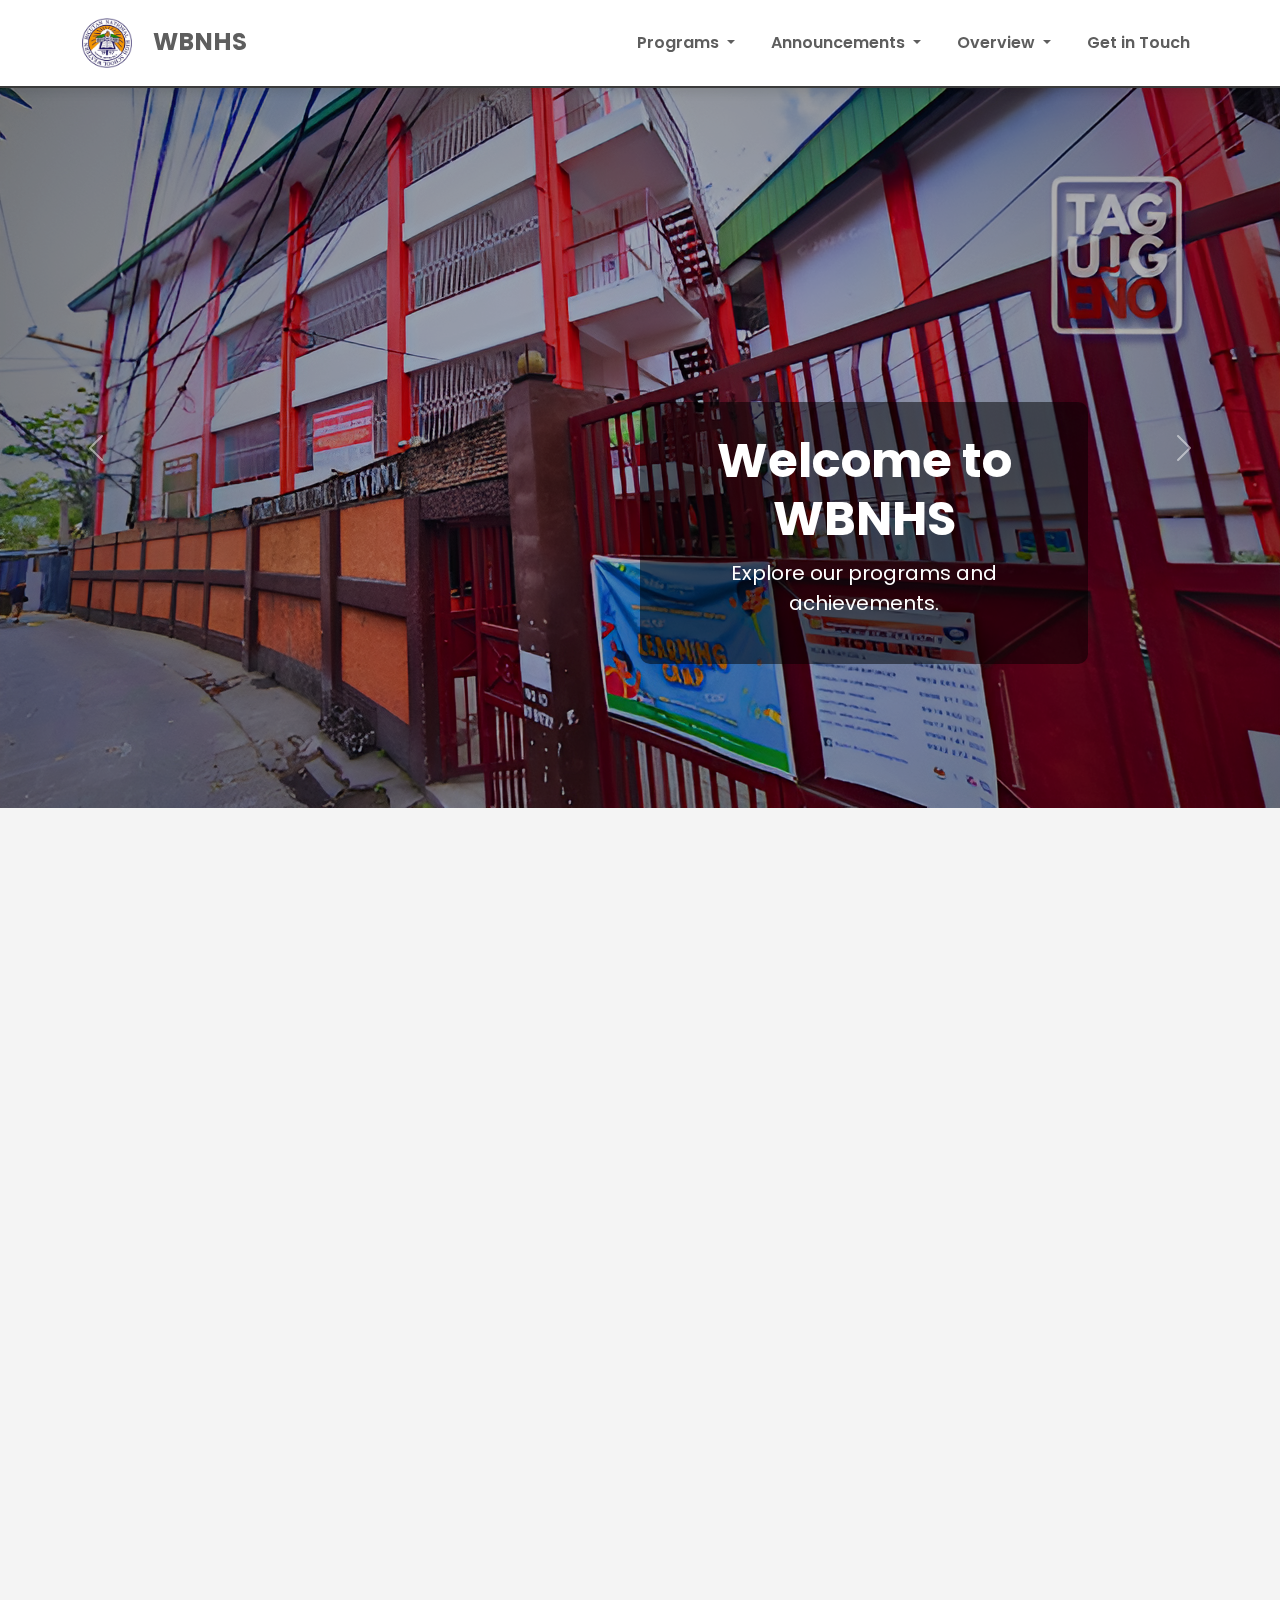
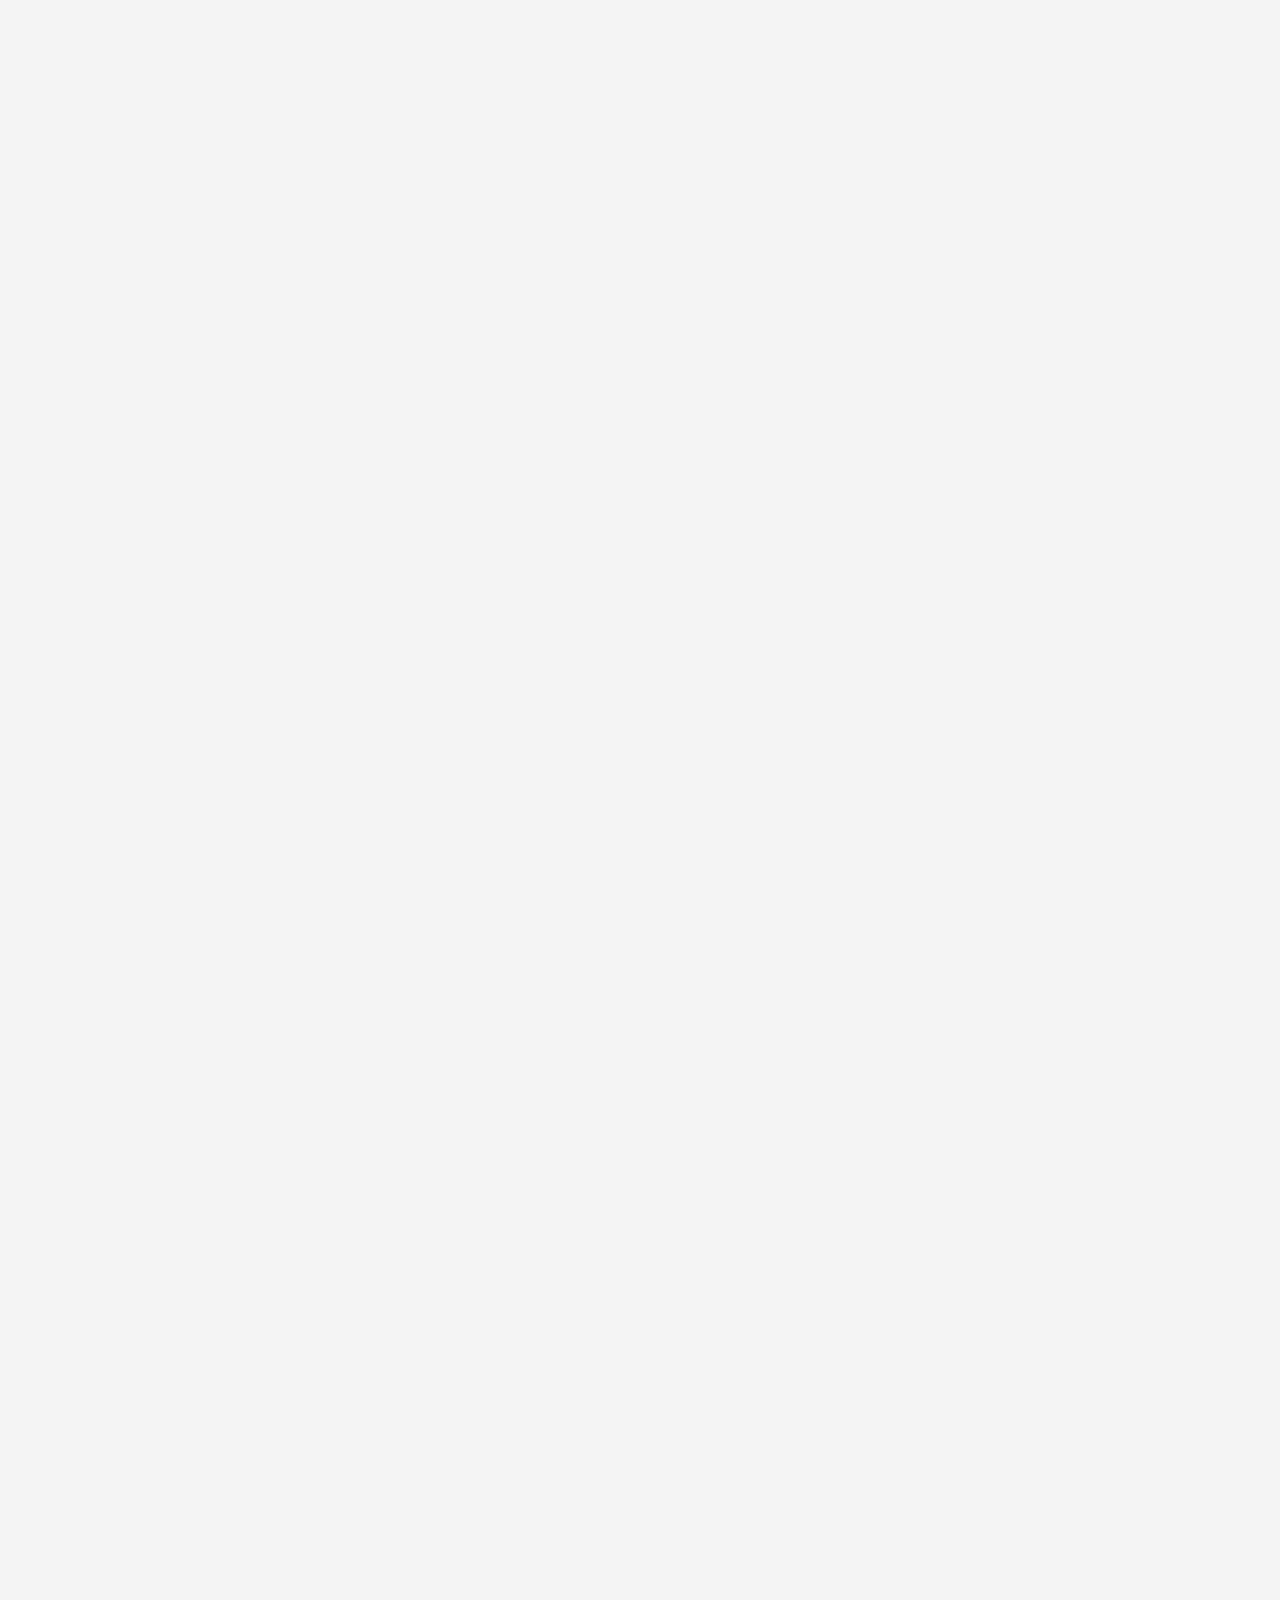
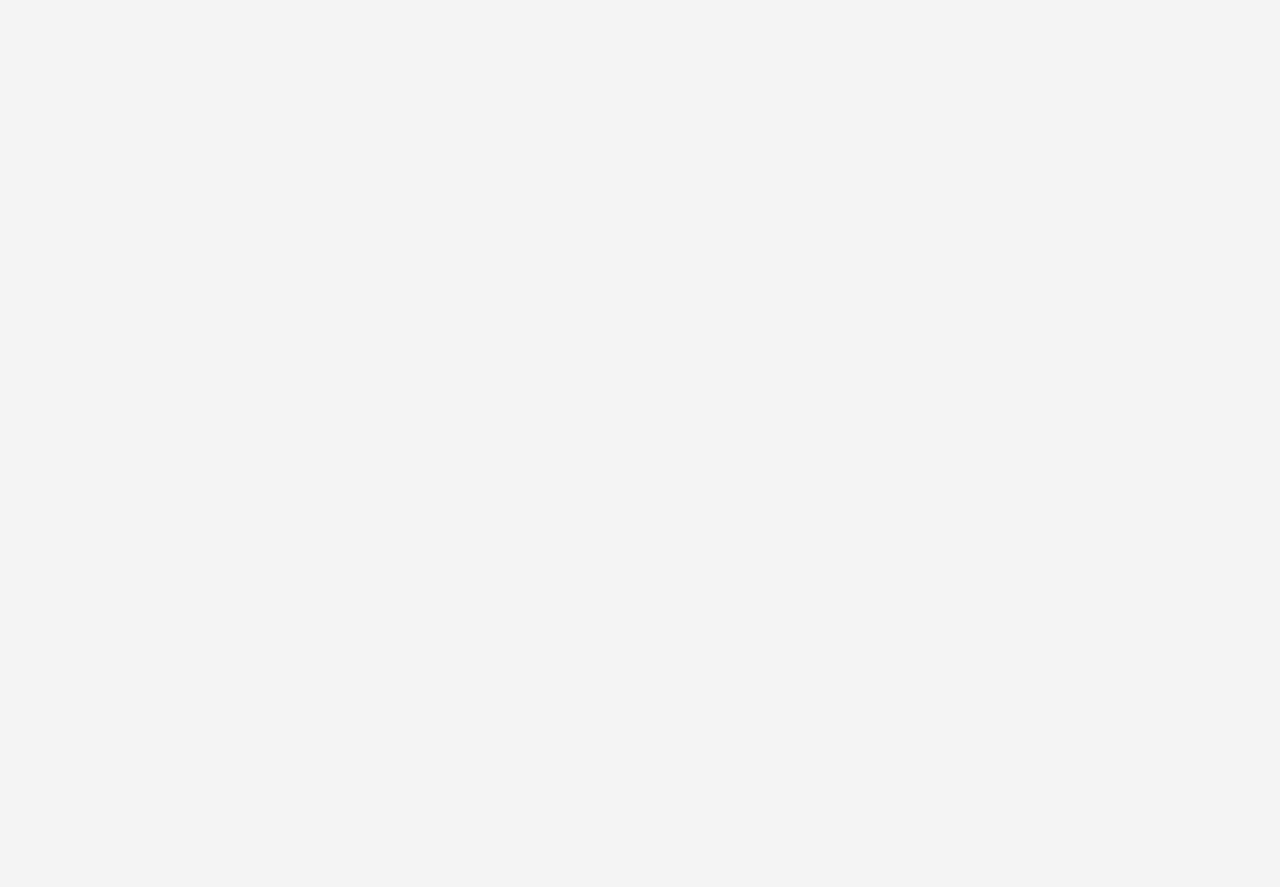
<file: index.html>
<!DOCTYPE html>
<html lang="en">
    <head>
        <meta charset="UTF-8">
        <meta name="viewport" content="width=device-width, initial-scale=1.0">
        <title>WBNHS</title>
        <link href="https://cdn.jsdelivr.net/npm/bootstrap@5.3.0-alpha3/dist/css/bootstrap.min.css" rel="stylesheet">
        <link href="https://fonts.googleapis.com/css2?family=Poppins:wght@300;400;600;700&display=swap" rel="stylesheet">
        <link href="https://cdn.jsdelivr.net/npm/bootstrap-icons/font/bootstrap-icons.css" rel="stylesheet">
        <link href="nav.css" rel="stylesheet">
        <link href="https://cdn.jsdelivr.net/npm/aos@2.3.4/dist/aos.css" rel="stylesheet">
    </head>
    <body>
        <nav class="navbar navbar-expand-lg">
            <div class="container">
                <a class="navbar-brand" href="index.html">
                    <img src="./images/wbnhs-logo.png" alt="WBNHS Logo">
                    WBNHS
                </a>
                <button class="navbar-toggler" type="button" data-bs-toggle="collapse" data-bs-target="#navbarNav">
                    <span class="navbar-toggler-icon"></span>
                </button>
                <div class="collapse navbar-collapse" id="navbarNav">
                    <ul class="navbar-nav ms-auto">
                        <li class="nav-item dropdown">
                            <a class="nav-link dropdown-toggle" href="#program" id="navbarDropdownPrograms" role="button" data-bs-toggle="dropdown">
                                Programs
                            </a>
                            <ul class="dropdown-menu">
                                <li><a class="dropdown-item" href="organization.html">Clubs & Societies</a></li>
                                <li><a class="dropdown-item" href="occassion.html">Occasions</a></li>
                            </ul>
                        </li>
                        <li class="nav-item dropdown">
                            <a class="nav-link dropdown-toggle" href="#announcement" id="navbarDropdownUpdates" role="button" data-bs-toggle="dropdown">
                                Announcements
                            </a>
                            <ul class="dropdown-menu">
                                <li><a class="dropdown-item" href="featured.html">Highlights</a></li>
                            </ul>
                        </li>
                        <li class="nav-item dropdown">
                            <a class="nav-link dropdown-toggle" href="#overview" id="navbarDropdownOverview" role="button" data-bs-toggle="dropdown">
                                Overview
                            </a>
                            <ul class="dropdown-menu">
                                <li><a class="dropdown-item" href="history.html">History</a></li>
                                <li><a class="dropdown-item" href="goals.html">Goals & Values</a></li>
                            </ul>
                        </li>
                        <li class="nav-item">
                            <a class="nav-link" id="#contact" href="#get-in-touch">Get in Touch</a>
                        </li>
                    </ul>
                </div>                
            </div>
        </nav>  
        
        <div id="homeCarousel" class="carousel slide" data-bs-ride="carousel" data-aos="fade-up">
            <div class="carousel-inner">
                <div class="carousel-item active">
                    <img src="./images/wbnhs.png" class="d-block w-100" alt="Image 1">
                    <div class="carousel-caption" data-aos="fade-up">
                        <h1>Welcome to WBNHS</h1>
                        <p>Explore our programs and achievements.</p>
                    </div>
                </div>
                <div class="carousel-item">
                    <img src="./images/innovative.png" class="d-block w-100" alt="Image 2">
                    <div class="carousel-caption" data-aos="fade-up">
                        <h1>Innovative Learning</h1>
                        <p>Discover our dynamic learning programs.</p>
                    </div>
                </div>
                <div class="carousel-item">
                    <img src="./images/community.jpg" class="d-block w-100" alt="Image 3">
                    <div class="carousel-caption" data-aos="fade-up">
                        <h1>Community Updates</h1>
                        <p>Stay informed about school news and events.</p>
                    </div>
                </div>
            </div>
            <button class="carousel-control-prev" type="button" data-bs-target="#homeCarousel" data-bs-slide="prev">
                <span class="carousel-control-prev-icon" aria-hidden="true"></span>
                <span class="visually-hidden">Previous</span>
            </button>
            <button class="carousel-control-next" type="button" data-bs-target="#homeCarousel" data-bs-slide="next">
                <span class="carousel-control-next-icon" aria-hidden="true"></span>
                <span class="visually-hidden">Next</span>
            </button>
        </div>

        <div class="overview" data-aos="fade-right">
            <div class="overview-content">
                <div class="overview-text">
                    <h2><i class="bi bi-info-circle"></i> About Us</h2>
                    <p>
                        Western Bicutan National High School (WBNHS) was established by Republic Act No. 7991 on April 22, 1995. The act officially placed the school under the jurisdiction of the Department of Education, Culture, and Sports. From its humble beginnings, WBNHS has grown to become one of the leading institutions in the region, committed to providing quality education and fostering academic excellence.
                    </p>
                    <p>
                        Over the years, WBNHS has developed a strong educational foundation with a focus on holistic student development. Our programs are designed not only to provide academic knowledge but also to develop leadership skills, social responsibility, and emotional intelligence among our students. The school has continuously adapted to the changing educational landscape, incorporating innovative learning methods and integrating technology into its curriculum.
                    </p>
                    <p>
                        In addition to academic programs, WBNHS offers a wide range of extracurricular activities such as clubs, sports, and leadership training. These activities are an integral part of our mission to cultivate well-rounded individuals who are ready to face the challenges of the future. With dedicated educators and a supportive community, WBNHS is more than just a school—it's a place where students thrive, dreams are nurtured, and lifelong memories are made.
                    </p>
                    <a href="goals.html" class="btn-learn-more" data-aos="fade-up"><i class="bi bi-arrow-right-circle"></i> Learn More</a>
                </div>
            </div>
        </div>

        <div class="program" data-aos="fade-left">
            <div class="program-content">
                <h2><i class="bi bi-layers"></i> Our Strands</h2>
                <p>At Western Bicutan National High School (WBNHS), we offer diverse strands designed to help students discover their passion and prepare them for future careers. Each strand provides the knowledge and skills necessary for success in various fields, from technology to social sciences. Explore the options below to find the strand that best suits your interests and aspirations.</p>
                <div class="strand-list">
                    <div class="strand" data-aos="zoom-in">
                        <i class="bi bi-calculator"></i>
                        <h3>STEM</h3>
                        <p>The STEM strand is perfect for students passionate about science, technology, engineering, and mathematics. It offers in-depth subjects like physics, chemistry, and computer science to prepare students for careers in tech, engineering, or medicine. Students gain critical thinking and problem-solving skills. STEM graduates can pursue careers in robotics, software development, or healthcare.</p>
                    </div>
                    <div class="strand" data-aos="zoom-in">
                        <i class="bi bi-journal-text"></i>
                        <h3>HUMSS</h3>
                        <p>The HUMSS strand is ideal for those interested in law, psychology, education, and social sciences. It covers subjects such as literature, history, and philosophy, honing students' communication and analytical skills. Students explore human behavior, society, and culture. HUMSS graduates can pursue careers in law, journalism, or public service.</p>
                    </div>
                    <div class="strand" data-aos="zoom-in">
                        <i class="bi bi-code-slash"></i>
                        <h3>ICT</h3>
                        <p>The ICT strand prepares students for the ever-growing tech industry, focusing on skills like programming, web development, and networking. Students learn how to create software, build websites, and ensure cybersecurity. This strand opens doors to careers in IT, software development, and digital marketing. ICT graduates are highly sought after in today’s tech-driven world.</p>
                    </div>
                    <div class="strand" data-aos="zoom-in">
                        <i class="bi bi-lightbulb-fill"></i>
                        <h3>GAS</h3>
                        <p>The GAS strand is flexible, offering a broad range of subjects for students interested in exploring different fields. It includes courses in business, humanities, and the sciences, providing a solid foundation for future studies. GAS students develop critical thinking and problem-solving skills. Graduates can pursue careers in business, education, or the arts.</p>
                    </div>
                </div>
            </div>
        </div>

        <div class="announcement py-5" data-aos="fade-up">
            <div class="container text-center">
                <!-- Large Megaphone Icon -->
                <i class="bi bi-megaphone announcement-icon"></i>
                <!-- Heading -->
                <h2 class="mt-3 text-white">Stay Tuned!</h2>
                <!-- Announcement Text -->
                <p class="announcement-text mt-3 text-light">
                    Big things are happening at WBNHS! Exciting events and announcements are on the way. Don't miss out on the latest news and updates from our community.
                </p>
                <p class="announcement-text mt-2 text-light">
                    Stay connected, and be the first to know about our upcoming programs, activities, and more. Keep your eyes peeled for what’s next!
                </p>
                <!-- Button to Featured Page -->
                <a href="featured.html" class="btn btn-warning announcement-button mt-4">
                    Explore Announcements
                </a>
            </div>
        </div>

        <div class="contact py-5" id="get-in-touch" data-aos="fade-up">
            <div class="container">
                <h2 class="text-center mb-4"><i class="bi bi-envelope-fill"></i> Get in Touch</h2>
                <p class="text-center mb-5">
                    We’d love to hear from you! For inquiries, feedback, or assistance, please reach out to us through the following details or visit us at our location.
                </p>
                <div class="row align-items-center">
                    <!-- Contact Information -->
                    <div class="col-lg-6 mb-4 mb-lg-0">
                        <div class="card shadow-sm border-0">
                            <div class="card-body">
                                <h5 class="text-muted mb-3"><i class="bi bi-geo-alt-fill me-2"></i> Our Address</h5>
                                <p class="text-secondary">EP Village Phase 1, Pinagsama, Taguig City</p>
                                <h5 class="text-muted mb-3"><i class="bi bi-telephone-fill me-2"></i> Contact Number</h5>
                                <p class="text-secondary">(+63) 912 345 6789</p>
                                <h5 class="text-muted mb-3"><i class="bi bi-envelope-fill me-2"></i> Email</h5>
                                <p class="text-secondary">info@wbnhs.edu.ph</p>
                                <h5 class="text-muted mb-3"><i class="bi bi-clock-fill me-2"></i> Operating Hours</h5>
                                <p class="text-secondary">Monday to Friday: 8:00 AM - 5:00 PM</p>
                            </div>
                        </div>
                    </div>
                    <!-- Map -->
                    <div class="col-lg-6">
                        <div class="map-container">
                            <iframe 
                                src="https://www.google.com/maps/embed?pb=!1m18!1m12!1m3!1d3862.445297172804!2d121.04802307463913!3d14.516502985959939!2m3!1f0!2f0!3f0!3m2!1i1024!2i768!4f13.1!3m3!1m2!1s0x3397cf335f93b0eb%3A0xcc98d50009013d6a!2sWestern%20Bicutan%20National%20High%20School!5e0!3m2!1sen!2sph!4v1732660881133!5m2!1sen!2sph" 
                                width="100%" 
                                height="300" 
                                style="border: 0;" 
                                allowfullscreen="" 
                                loading="lazy" 
                                referrerpolicy="no-referrer-when-downgrade">
                            </iframe>
                        </div>
                    </div>
                </div>
            </div>
        </div>
        
        <div class="footer" data-aos="fade-up">
            <p>&copy; 2024 WBNHS. All rights reserved.</p>
            <a href="#">Privacy Policy</a> | <a href="#">Terms of Service</a>
        </div>

        <script src="https://cdn.jsdelivr.net/npm/bootstrap@5.3.0-alpha3/dist/js/bootstrap.bundle.min.js"></script>
        <script src="https://cdn.jsdelivr.net/npm/aos@2.3.4/dist/aos.js"></script>
        <script>
            AOS.init({
                duration: 1000, 
                easing: 'ease-in-out', 
                once: true, 
                offset: 120, 
                disable: 'mobile' 
            });
        </script>
        
    </body>
</html>
</file>
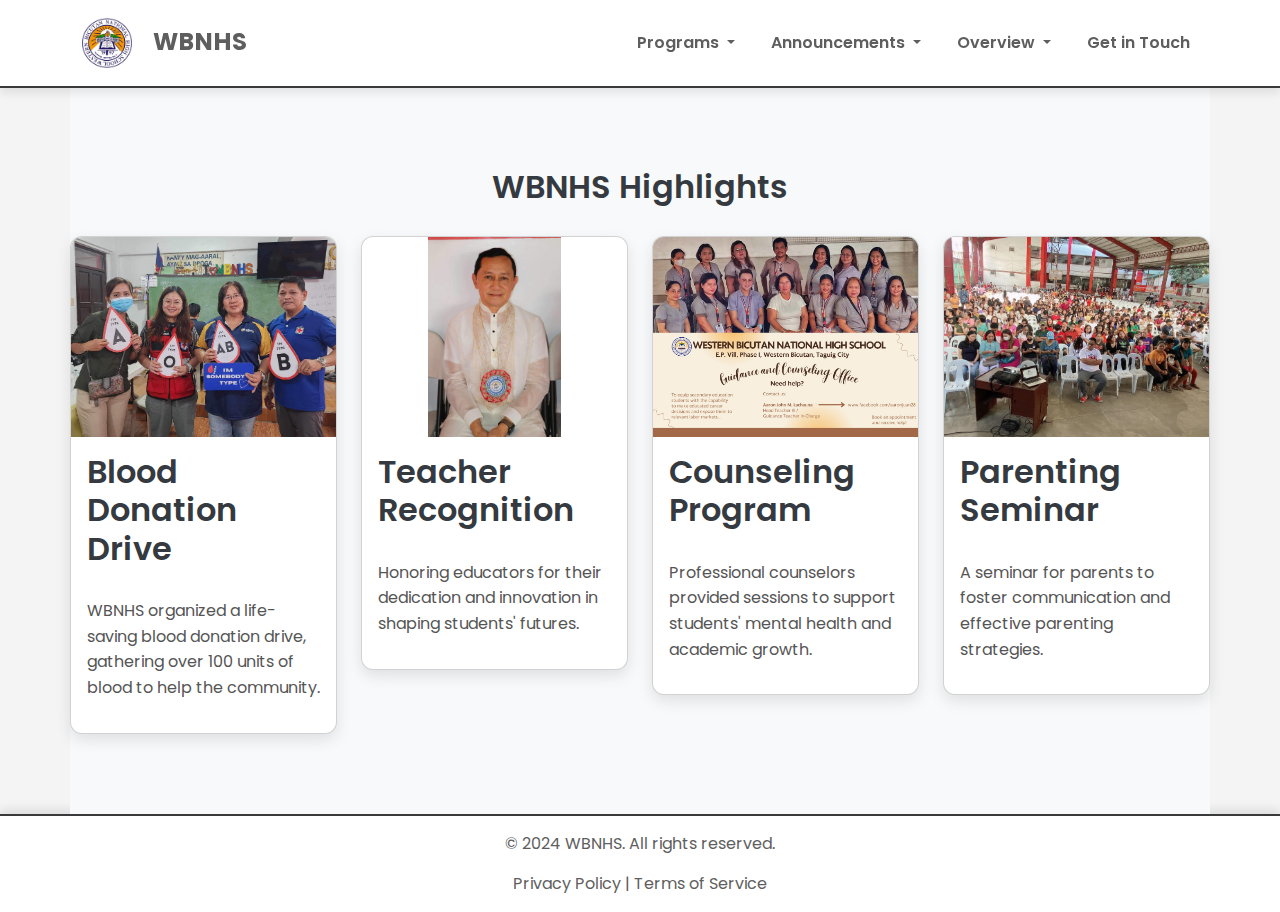
<file: featured.html>
<!DOCTYPE html>
<html lang="en">
    <head>
        <meta charset="UTF-8">
        <meta name="viewport" content="width=device-width, initial-scale=1.0">
        <title>WBNHS Highlights</title>
        <link href="https://cdn.jsdelivr.net/npm/bootstrap@5.3.0-alpha3/dist/css/bootstrap.min.css" rel="stylesheet">
        <link href="https://fonts.googleapis.com/css2?family=Poppins:wght@300;400;600;700&display=swap" rel="stylesheet">
        <link href="https://cdn.jsdelivr.net/npm/bootstrap-icons/font/bootstrap-icons.css" rel="stylesheet">
        <link href="https://cdn.jsdelivr.net/npm/aos@2.3.4/dist/aos.css" rel="stylesheet">
        <link href="nav.css" rel="stylesheet">
    </head>
    <body>
        <nav class="navbar navbar-expand-lg">
            <div class="container">
                <a class="navbar-brand" href="index.html">
                    <img src="./images/wbnhs-logo.png" alt="WBNHS Logo">
                    WBNHS
                </a>
                <button class="navbar-toggler" type="button" data-bs-toggle="collapse" data-bs-target="#navbarNav">
                    <span class="navbar-toggler-icon"></span>
                </button>
                <div class="collapse navbar-collapse" id="navbarNav">
                    <ul class="navbar-nav ms-auto">
                        <li class="nav-item dropdown">
                            <a class="nav-link dropdown-toggle" href="#programs" id="go-to-program" role="button" data-bs-toggle="dropdown">
                                Programs
                            </a>
                            <ul class="dropdown-menu">
                                <li><a class="dropdown-item" href="organization.html">Clubs & Societies</a></li>
                                <li><a class="dropdown-item" href="occassion.html">Occasions</a></li>
                            </ul>
                        </li>
                        <li class="nav-item dropdown">
                            <a class="nav-link dropdown-toggle" href="#announcements" id="go-to-announcement" role="button" data-bs-toggle="dropdown">
                                Announcements
                            </a>
                            <ul class="dropdown-menu">
                                <li><a class="dropdown-item" href="featured.html">Highlights</a></li>
                            </ul>
                        </li>
                        <li class="nav-item dropdown">
                            <a class="nav-link dropdown-toggle" href="#overview" id="go-to-overview" role="button" data-bs-toggle="dropdown">
                                Overview
                            </a>
                            <ul class="dropdown-menu">
                                <li><a class="dropdown-item" href="history.html">History</a></li>
                                <li><a class="dropdown-item" href="goals.html">Goals & Values</a></li>
                            </ul>
                        </li>
                        <li class="nav-item">
                            <a class="nav-link" href="#get-in-touch" id="go-to-contact">Get in Touch</a>
                        </li>
                    </ul>
                </div>                
            </div>
        </nav>   

        <div class="highlight-section container" data-aos="fade-up">
            <h2 class="highlight-title text-center">WBNHS Highlights</h2>
            <div class="row g-4">
                <div class="col-md-6 col-lg-3">
                    <div class="card highlight-card">
                        <img src="./images/blood1.jpg" class="highlight-image" alt="Blood Donation Drive">
                        <div class="card-body">
                            <h5 class="highlight-title">Blood Donation Drive</h5>
                            <p class="highlight-description">WBNHS organized a life-saving blood donation drive, gathering over 100 units of blood to help the community.</p>
                        </div>
                    </div>
                </div>
                <div class="col-md-6 col-lg-3">
                    <div class="card highlight-card">
                        <img src="./images/teacher1.jpg" class="highlight-image" alt="Teacher Recognition" style="object-fit: contain;">
                        <div class="card-body">
                            <h5 class="highlight-title">Teacher Recognition</h5>
                            <p class="highlight-description">Honoring educators for their dedication and innovation in shaping students' futures.</p>
                        </div>
                    </div>
                </div>
                <div class="col-md-6 col-lg-3">
                    <div class="card highlight-card">
                        <img src="./images/counseling.jpg" class="highlight-image" alt="Counseling Program">
                        <div class="card-body">
                            <h5 class="highlight-title">Counseling Program</h5>
                            <p class="highlight-description">Professional counselors provided sessions to support students' mental health and academic growth.</p>
                        </div>
                    </div>
                </div>
                <div class="col-md-6 col-lg-3">
                    <div class="card highlight-card">
                        <img src="./images/parenting.jpg" class="highlight-image" alt="Parenting Seminar">
                        <div class="card-body">
                            <h5 class="highlight-title">Parenting Seminar</h5>
                            <p class="highlight-description">A seminar for parents to foster communication and effective parenting strategies.</p>
                        </div>
                    </div>
                </div>
            </div>
        </div>  

        <div class="footer text-center py-3">
            <p>&copy; 2024 WBNHS. All rights reserved.</p>
            <a href="#">Privacy Policy</a> | <a href="#">Terms of Service</a>
        </div>
        <script src="nav.js"></script>

        <script src="https://cdn.jsdelivr.net/npm/bootstrap@5.3.0-alpha3/dist/js/bootstrap.bundle.min.js"></script>
        <script src="https://cdn.jsdelivr.net/npm/aos@2.3.4/dist/aos.js"></script>
        <script>
            AOS.init({
                duration: 1000, // Animation duration
                easing: 'ease-in-out', // Animation easing
                once: true, // Whether animation should happen only once
                offset: 120, // Offset value for triggering animations
                disable: 'mobile' // Disable AOS on mobile devices to improve performance
            });
        </script>
    </body>
</html>
</file>
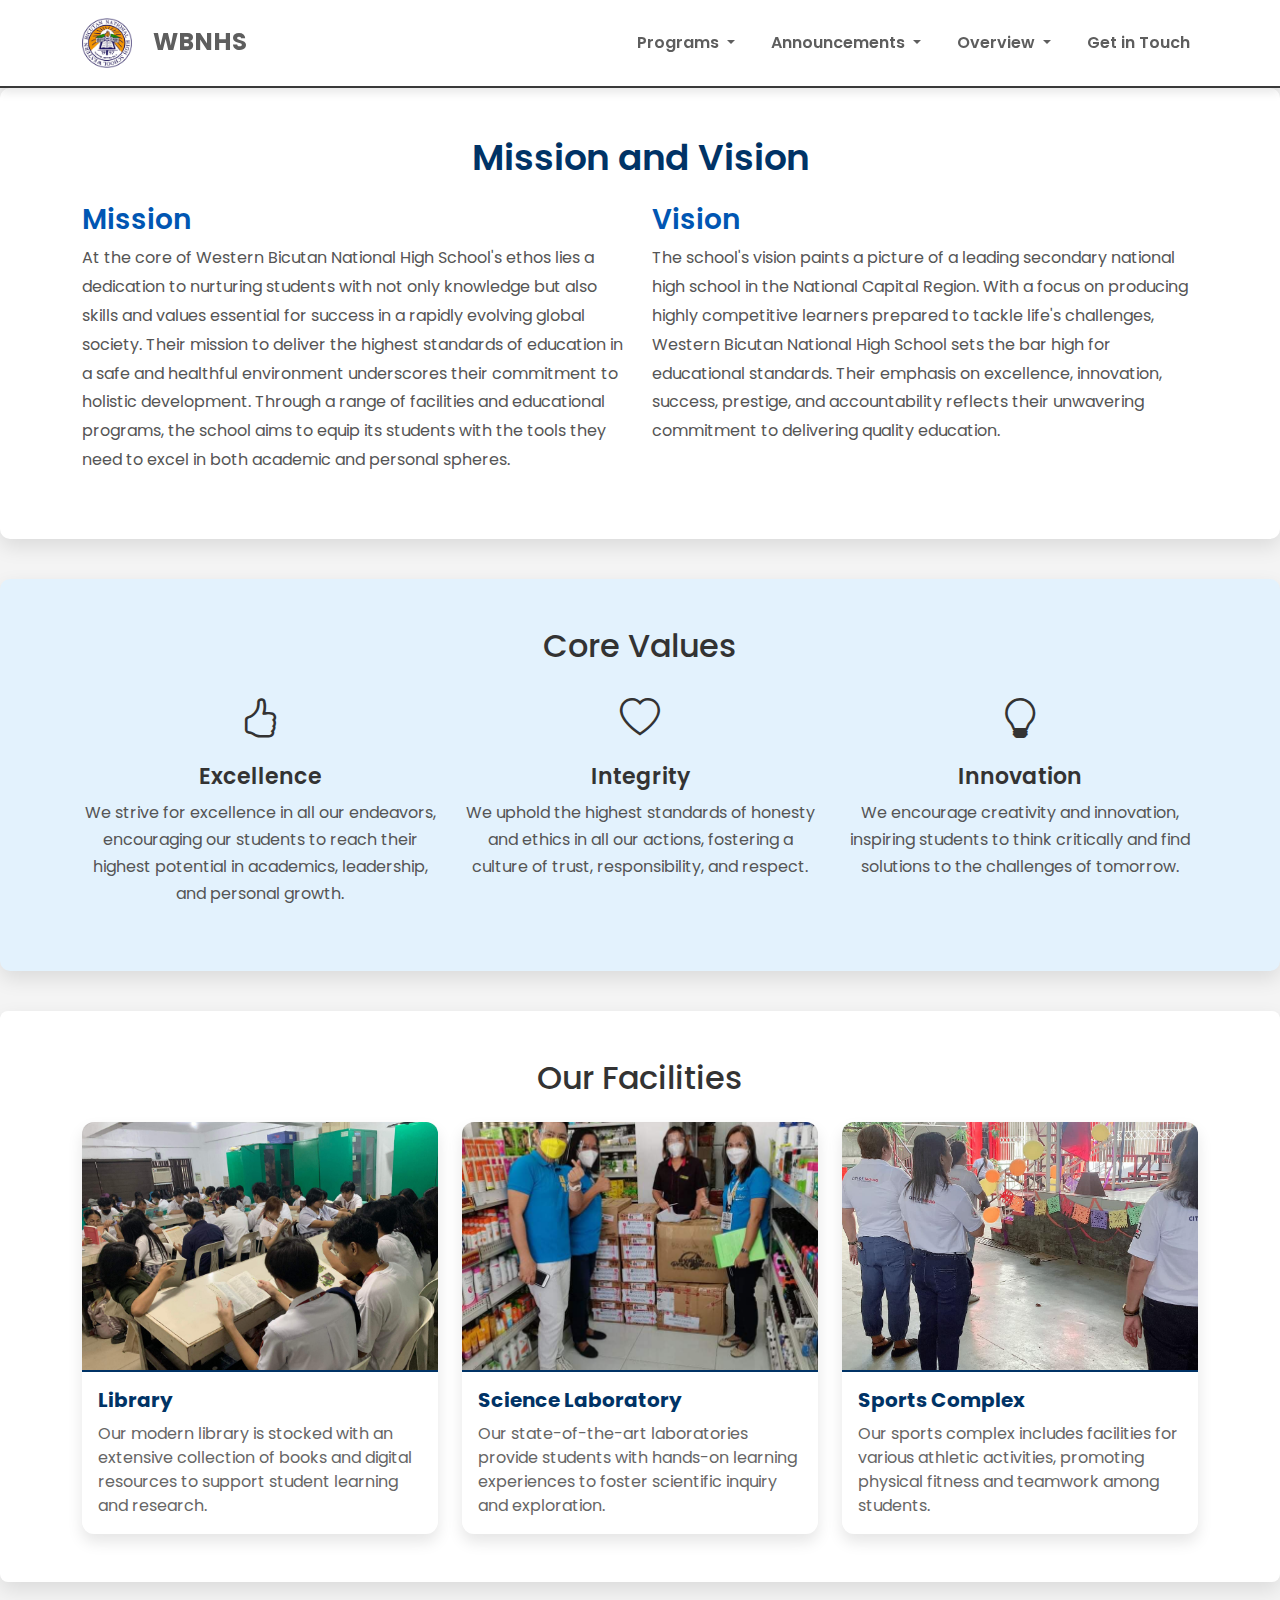
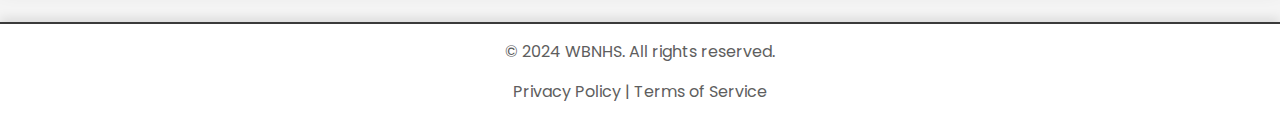
<file: goals.html>
<!DOCTYPE html>
<html lang="en">
    <head>
        <meta charset="UTF-8">
        <meta name="viewport" content="width=device-width, initial-scale=1.0">
        <title>WBNHS Mission and Vision</title>
        <link href="https://cdn.jsdelivr.net/npm/bootstrap@5.3.0-alpha3/dist/css/bootstrap.min.css" rel="stylesheet">
        <link href="https://fonts.googleapis.com/css2?family=Poppins:wght@300;400;600;700&display=swap" rel="stylesheet">
        <link href="https://cdn.jsdelivr.net/npm/bootstrap-icons/font/bootstrap-icons.css" rel="stylesheet">
        <link href="https://cdn.jsdelivr.net/npm/aos@2.3.4/dist/aos.css" rel="stylesheet">
        <link href="nav.css" rel="stylesheet">
    </head>
    <body>
        <nav class="navbar navbar-expand-lg">
            <div class="container">
                <a class="navbar-brand" href="index.html">
                    <img src="./images/wbnhs-logo.png" alt="WBNHS Logo">
                    WBNHS
                </a>
                <button class="navbar-toggler" type="button" data-bs-toggle="collapse" data-bs-target="#navbarNav">
                    <span class="navbar-toggler-icon"></span>
                </button>
                <div class="collapse navbar-collapse" id="navbarNav">
                    <ul class="navbar-nav ms-auto">
                        <li class="nav-item dropdown">
                            <a class="nav-link dropdown-toggle" href="#programs" id="go-to-program" role="button" data-bs-toggle="dropdown">
                                Programs
                            </a>
                            <ul class="dropdown-menu">
                                <li><a class="dropdown-item" href="organization.html">Clubs & Societies</a></li>
                                <li><a class="dropdown-item" href="occassion.html">Occasions</a></li>
                            </ul>
                        </li>
                        <li class="nav-item dropdown">
                            <a class="nav-link dropdown-toggle" href="#announcements" id="go-to-announcement" role="button" data-bs-toggle="dropdown">
                                Announcements
                            </a>
                            <ul class="dropdown-menu">
                                <li><a class="dropdown-item" href="featured.html">Highlights</a></li>
                            </ul>
                        </li>
                        <li class="nav-item dropdown">
                            <a class="nav-link dropdown-toggle" href="#overview" id="go-to-overview" role="button" data-bs-toggle="dropdown">
                                Overview
                            </a>
                            <ul class="dropdown-menu">
                                <li><a class="dropdown-item" href="history.html">History</a></li>
                                <li><a class="dropdown-item" href="goals.html">Goals & Values</a></li>
                            </ul>
                        </li>
                        <li class="nav-item">
                            <a class="nav-link" href="#get-in-touch" id="go-to-contact">Get in Touch</a>
                        </li>
                    </ul>
                </div>                
            </div>
        </nav>  

        <section class="mission-vision py-5" id="mission-vision">
            <div class="container">
                <h2 class="text-center mb-4">Mission and Vision</h2>
                <div class="row">
                    <div class="col-md-6">
                        <h3>Mission</h3>
                        <p>At the core of Western Bicutan National High School's ethos lies a dedication to nurturing students with not only knowledge but also skills and values essential for success in a rapidly evolving global society. Their mission to deliver the highest standards of education in a safe and healthful environment underscores their commitment to holistic development. 
                            Through a range of facilities and educational programs, the school aims to equip its students with the tools they need to excel in both academic and personal spheres.</p>
                    </div>
                    <div class="col-md-6">
                        <h3>Vision</h3>
                        <p>The school's vision paints a picture of a leading secondary national high school in the National Capital Region. 
                            With a focus on producing highly competitive learners prepared to tackle life's challenges, Western Bicutan National High School sets the bar high for educational standards. Their emphasis on excellence, innovation, success, prestige, and accountability reflects their unwavering commitment to delivering quality education.
                        </p>
                    </div>
                </div>
            </div>
        </section>

        <!-- Core Values Section -->
        <section class="core-values py-5" id="core-values">
            <div class="container">
                <h2 class="text-center mb-4">Core Values</h2>
                <div class="row text-center">
                    <div class="col-md-4">
                        <i class="bi bi-hand-thumbs-up fs-1 core-value-icon"></i>
                        <h4>Excellence</h4>
                        <p>We strive for excellence in all our endeavors, encouraging our students to reach their highest potential in academics, leadership, and personal growth.</p>
                    </div>
                    <div class="col-md-4">
                        <i class="bi bi-heart fs-1 core-value-icon"></i>
                        <h4>Integrity</h4>
                        <p>We uphold the highest standards of honesty and ethics in all our actions, fostering a culture of trust, responsibility, and respect.</p>
                    </div>
                    <div class="col-md-4">
                        <i class="bi bi-lightbulb fs-1 core-value-icon"></i>
                        <h4>Innovation</h4>
                        <p>We encourage creativity and innovation, inspiring students to think critically and find solutions to the challenges of tomorrow.</p>
                    </div>
                </div>
            </div>
        </section>

        <!-- School Facilities Section -->
        <section class="school-facilities py-5" id="facilities">
            <div class="container">
                <h2 class="text-center mb-4">Our Facilities</h2>
                <div class="row">
                    <div class="col-md-4">
                        <div class="card">
                            <img src="images/library.jpg" class="card-img-top" alt="Library">
                            <div class="card-body">
                                <h5 class="card-title">Library</h5>
                                <p class="card-text">Our modern library is stocked with an extensive collection of books and digital resources to support student learning and research.</p>
                            </div>
                        </div>
                    </div>
                    <div class="col-md-4">
                        <div class="card">
                            <img src="images/laboratory.jpg" class="card-img-top" alt="Laboratory">
                            <div class="card-body">
                                <h5 class="card-title">Science Laboratory</h5>
                                <p class="card-text">Our state-of-the-art laboratories provide students with hands-on learning experiences to foster scientific inquiry and exploration.</p>
                            </div>
                        </div>
                    </div>
                    <div class="col-md-4">
                        <div class="card">
                            <img src="images/complex.jpg" class="card-img-top" alt="Sports Complex">
                            <div class="card-body">
                                <h5 class="card-title">Sports Complex</h5>
                                <p class="card-text">Our sports complex includes facilities for various athletic activities, promoting physical fitness and teamwork among students.</p>
                            </div>
                        </div>
                    </div>
                </div>
            </div>
        </section>

        
        <div class="footer text-center py-3">
            <p>&copy; 2024 WBNHS. All rights reserved.</p>
            <a href="#">Privacy Policy</a> | <a href="#">Terms of Service</a>
        </div>
        <script src="nav.js"></script>
        <script src="https://cdn.jsdelivr.net/npm/bootstrap@5.3.0-alpha3/dist/js/bootstrap.bundle.min.js"></script>
        <script src="https://cdn.jsdelivr.net/npm/aos@2.3.4/dist/aos.js"></script>
        <script>
            AOS.init({
                duration: 1000, // Animation duration
                easing: 'ease-in-out', 
                once: true, 
                offset: 120, 
                disable: 'mobile' 
            });
        </script>
    </body>
</html>
</file>
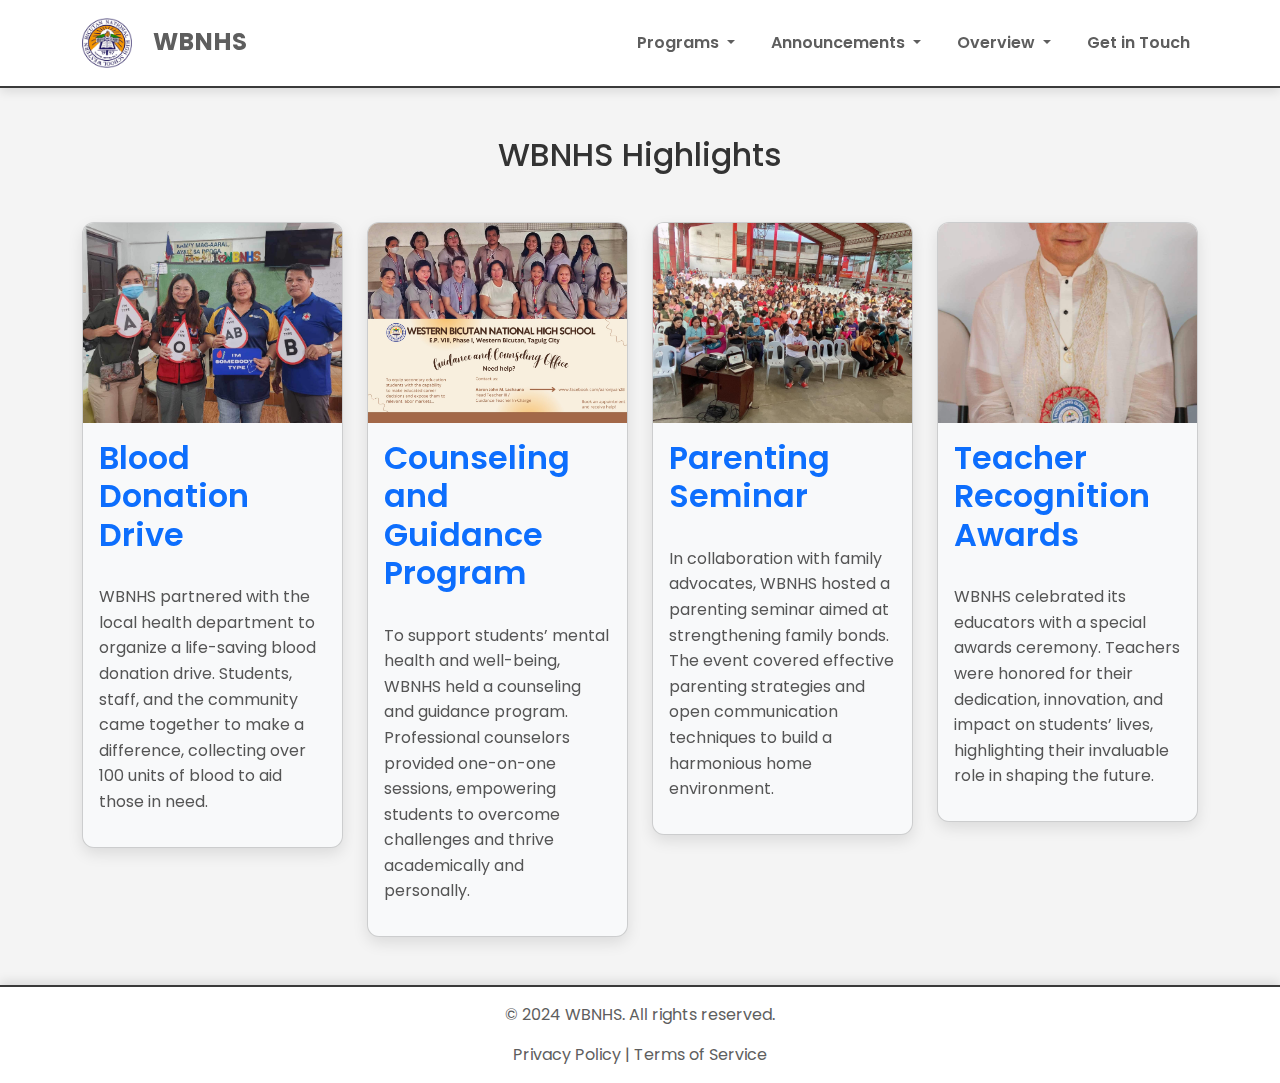
<file: highlights.html>
<!DOCTYPE html>
<html lang="en">
    <head>
        <meta charset="UTF-8">
        <meta name="viewport" content="width=device-width, initial-scale=1.0">
        <title>WBNHS Highlights</title>
        <link href="https://cdn.jsdelivr.net/npm/bootstrap@5.3.0-alpha3/dist/css/bootstrap.min.css" rel="stylesheet">
        <link href="https://fonts.googleapis.com/css2?family=Poppins:wght@300;400;600;700&display=swap" rel="stylesheet">
        <link href="https://cdn.jsdelivr.net/npm/bootstrap-icons/font/bootstrap-icons.css" rel="stylesheet">
        <link href="https://cdn.jsdelivr.net/npm/aos@2.3.4/dist/aos.css" rel="stylesheet">
        <link href="nav.css" rel="stylesheet">
    </head>
    <body>
        <nav class="navbar navbar-expand-lg">
            <div class="container">
                <a class="navbar-brand" href="index.html">
                    <img src="./images/wbnhs-logo.png" alt="WBNHS Logo">
                    WBNHS
                </a>
                <button class="navbar-toggler" type="button" data-bs-toggle="collapse" data-bs-target="#navbarNav">
                    <span class="navbar-toggler-icon"></span>
                </button>
                <div class="collapse navbar-collapse" id="navbarNav">
                    <ul class="navbar-nav ms-auto">
                        <li class="nav-item dropdown">
                            <a class="nav-link dropdown-toggle" href="#programs" id="navbarDropdownPrograms" role="button" data-bs-toggle="dropdown">
                                Programs
                            </a>
                            <ul class="dropdown-menu">
                                <li><a class="dropdown-item" href="organization.html">Clubs & Societies</a></li>
                                <li><a class="dropdown-item" href="activities.html">Workshops</a></li>
                                <li><a class="dropdown-item" href="events.html">Occasions</a></li>
                            </ul>
                        </li>
                        <li class="nav-item dropdown">
                            <a class="nav-link dropdown-toggle" href="#announcements" id="navbarDropdownUpdates" role="button" data-bs-toggle="dropdown">
                                Announcements
                            </a>
                            <ul class="dropdown-menu">
                                <li><a class="dropdown-item" href="featured.html">Highlights</a></li>
                            </ul>
                        </li>
                        <li class="nav-item dropdown">
                            <a class="nav-link dropdown-toggle" href="#overview" id="navbarDropdownOverview" role="button" data-bs-toggle="dropdown">
                                Overview
                            </a>
                            <ul class="dropdown-menu">
                                <li><a class="dropdown-item" href="history.html">History</a></li>
                                <li><a class="dropdown-item" href="vision.html">Goals & Values</a></li>
                            </ul>
                        </li>
                        <li class="nav-item">
                            <a class="nav-link" href="#get-in-touch">Get in Touch</a>
                        </li>
                    </ul>
                </div>                
            </div>
        </nav>

        <div class="container py-5" data-aos="fade-up">
            <h2 class="text-center mb-5">WBNHS Highlights</h2>
            <div class="row g-4">
                <!-- Highlight 1: Blood Donation Drive -->
                <div class="col-md-6 col-lg-3">
                    <div class="card highlight-card bg-light">
                        <img src="./images/blood1.jpg" class="highlight-image" alt="Blood Donation Drive">
                        <div class="card-body">
                            <h5 class="highlight-title text-primary">Blood Donation Drive</h5>
                            <p class="highlight-description">
                                WBNHS partnered with the local health department to organize a life-saving blood donation drive. Students, staff, and the community came together to make a difference, collecting over 100 units of blood to aid those in need.
                            </p>
                        </div>
                    </div>
                </div>
                <!-- Highlight 2: Counseling Program -->
                <div class="col-md-6 col-lg-3">
                    <div class="card highlight-card bg-light">
                        <img src="./images/counseling.jpg" class="highlight-image" alt="Counseling Program">
                        <div class="card-body">
                            <h5 class="highlight-title text-primary">Counseling and Guidance Program</h5>
                            <p class="highlight-description">
                                To support students’ mental health and well-being, WBNHS held a counseling and guidance program. Professional counselors provided one-on-one sessions, empowering students to overcome challenges and thrive academically and personally.
                            </p>
                        </div>
                    </div>
                </div>
                <!-- Highlight 3: Parenting Seminar -->
                <div class="col-md-6 col-lg-3">
                    <div class="card highlight-card bg-light">
                        <img src="./images/parenting.jpg" class="highlight-image" alt="Parenting Seminar">
                        <div class="card-body">
                            <h5 class="highlight-title text-primary">Parenting Seminar</h5>
                            <p class="highlight-description">
                                In collaboration with family advocates, WBNHS hosted a parenting seminar aimed at strengthening family bonds. The event covered effective parenting strategies and open communication techniques to build a harmonious home environment.
                            </p>
                        </div>
                    </div>
                </div>
                <!-- Highlight 4: Teacher Recognition -->
                <div class="col-md-6 col-lg-3">
                    <div class="card highlight-card bg-light">
                        <img src="./images/teacher1.jpg" class="highlight-image" alt="Teacher Recognition">
                        <div class="card-body">
                            <h5 class="highlight-title text-primary">Teacher Recognition Awards</h5>
                            <p class="highlight-description">
                                WBNHS celebrated its educators with a special awards ceremony. Teachers were honored for their dedication, innovation, and impact on students’ lives, highlighting their invaluable role in shaping the future.
                            </p>
                        </div>
                    </div>
                </div>
            </div>
        </div>        

        <div class="footer text-center py-3">
            <p>&copy; 2024 WBNHS. All rights reserved.</p>
            <a href="#">Privacy Policy</a> | <a href="#">Terms of Service</a>
        </div>

        <script src="https://cdn.jsdelivr.net/npm/bootstrap@5.3.0-alpha3/dist/js/bootstrap.bundle.min.js"></script>
        <script src="https://cdn.jsdelivr.net/npm/aos@2.3.4/dist/aos.js"></script>
        <script>
            AOS.init({
                duration: 1000, // Animation duration
                easing: 'ease-in-out', // Animation easing
                once: true, // Whether animation should happen only once
                offset: 120, // Offset value for triggering animations
                disable: 'mobile' // Disable AOS on mobile devices to improve performance
            });
        </script>
    </body>
</html>
</file>
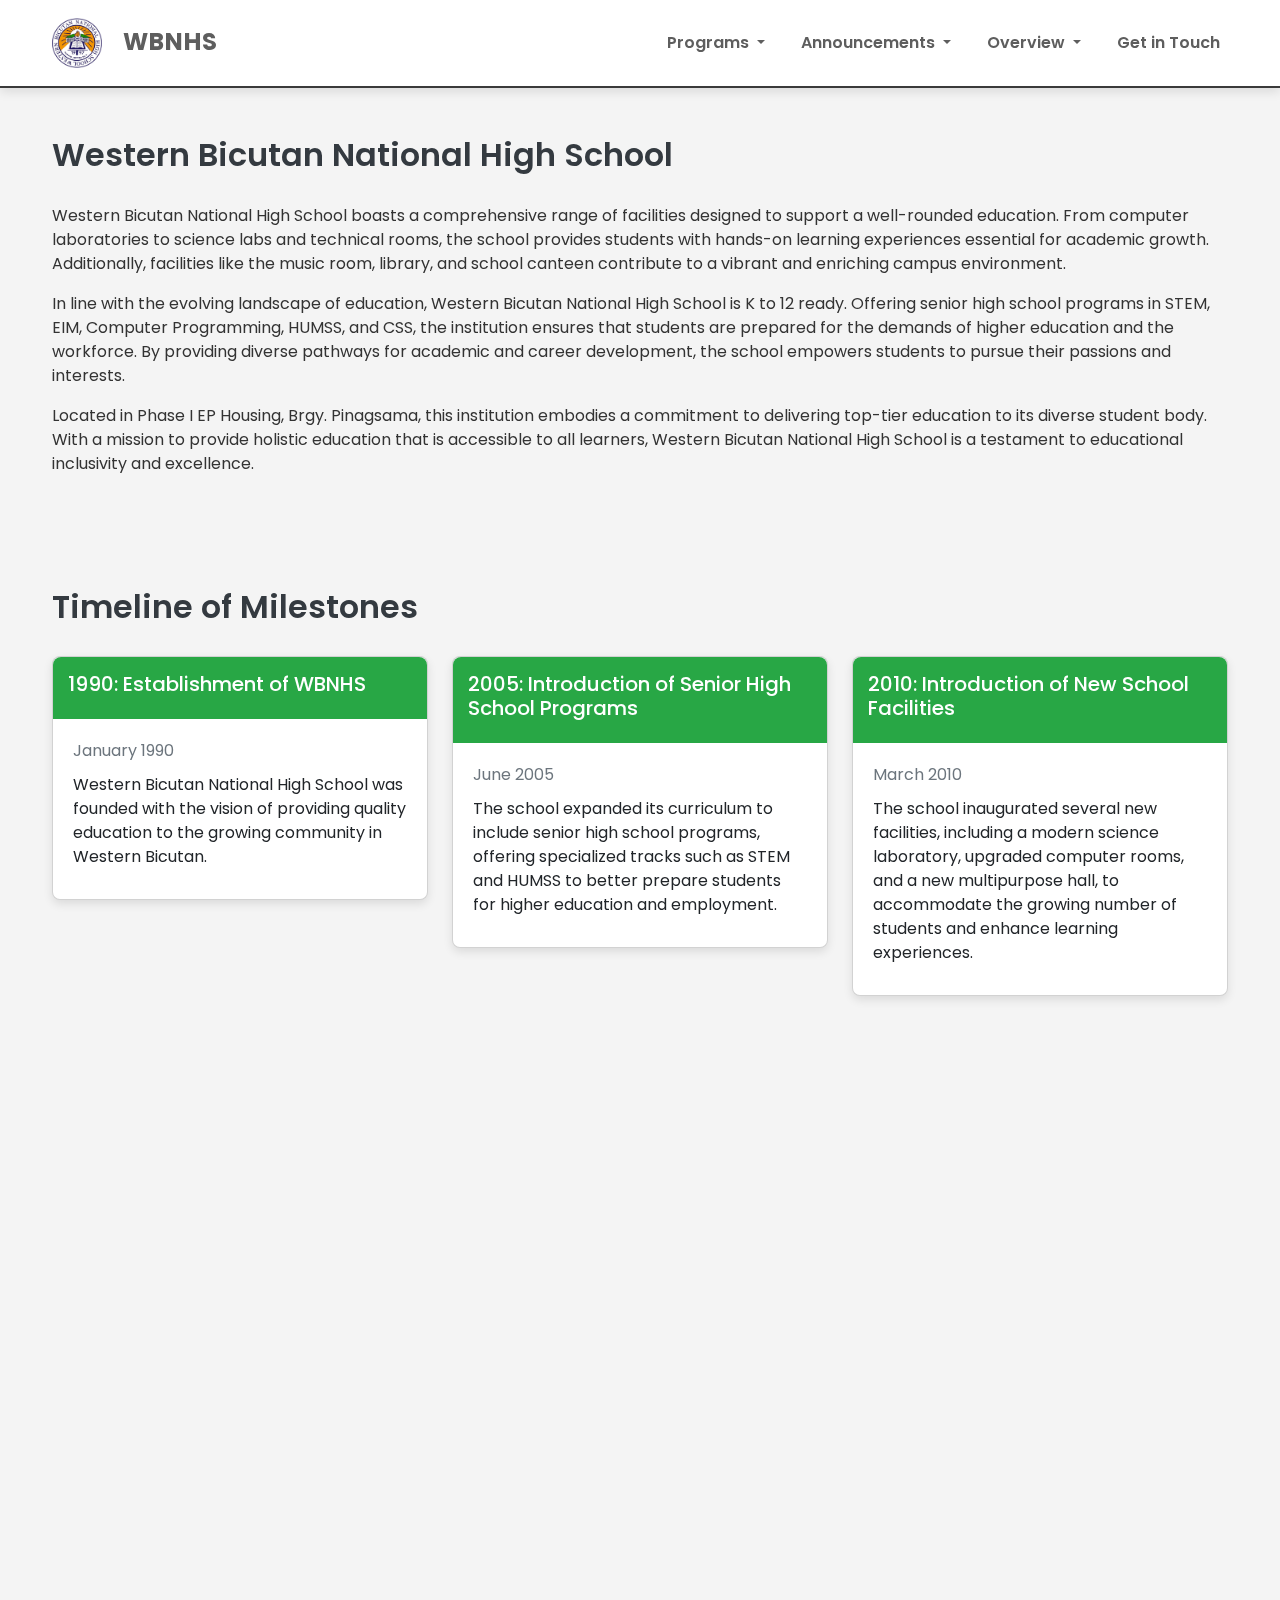
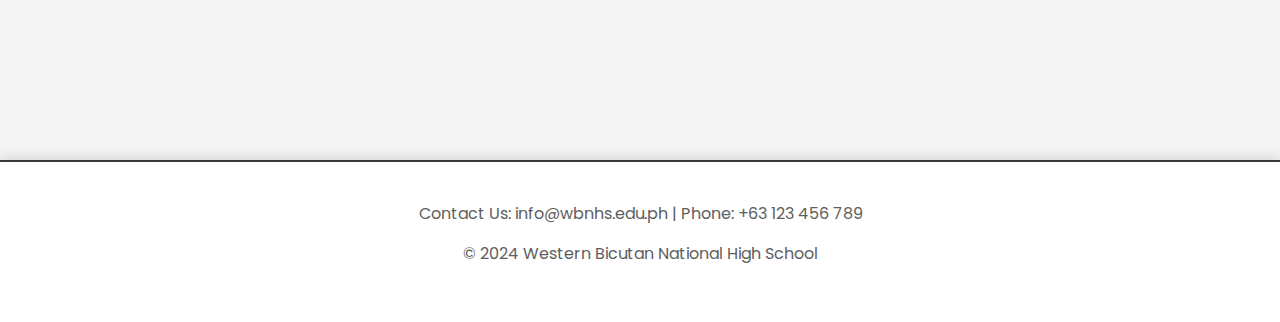
<file: history.html>
<!DOCTYPE html>
<html lang="en">
    <head>
        <meta charset="UTF-8">
        <meta name="viewport" content="width=device-width, initial-scale=1.0">
        <title>WBNHS History</title>
        <link
            href="https://cdn.jsdelivr.net/npm/bootstrap@5.3.0-alpha3/dist/css/bootstrap.min.css"
            rel="stylesheet">
        <link
            href="https://fonts.googleapis.com/css2?family=Poppins:wght@300;400;600;700&display=swap"
            rel="stylesheet">
        <link
            href="https://cdn.jsdelivr.net/npm/bootstrap-icons/font/bootstrap-icons.css"
            rel="stylesheet">
        <link href="https://cdn.jsdelivr.net/npm/aos@2.3.4/dist/aos.css"
            rel="stylesheet">
        <link
            href="https://cdn.jsdelivr.net/npm/bootstrap-icons@1.8.1/font/bootstrap-icons.css"
            rel="stylesheet">
        <link href="nav.css" rel="stylesheet">
        <style>
            .section-title {
                font-size: 2rem;
                font-weight: 600;
                color: #343a40;
                margin-bottom: 30px;
            }

            .container {
                max-width: 1200px;
                margin: 0 auto;
            }

            .timeline-card {
                background-color: #ffffff;
                box-shadow: 0 4px 10px rgba(0, 0, 0, 0.1);
                border-radius: 8px;
                margin-bottom: 20px;
            }

            .timeline-header {
                background-color: #28a745;
                color: white;
                padding: 15px;
                border-radius: 8px 8px 0 0;
                font-size: 1.2rem;
                font-weight: 600;
            }

            .timeline-body {
                padding: 20px;
            }

            .timeline-date {
                font-size: 0.9rem;
                color: #6c757d;
                margin-bottom: 15px;
            }

            .timeline-card p {
                font-size: 1rem;
                margin-bottom: 10px;
            }

            .timeline-card:hover {
                transform: translateY(-5px);
                transition: all 0.3s ease-in-out;
            }
        </style>
    </head>
    <body>
        <nav class="navbar navbar-expand-lg">
            <div class="container">
                <a class="navbar-brand" href="index.html">
                    <img src="./images/wbnhs-logo.png" alt="WBNHS Logo">
                    WBNHS
                </a>
                <button class="navbar-toggler" type="button" data-bs-toggle="collapse" data-bs-target="#navbarNav">
                    <span class="navbar-toggler-icon"></span>
                </button>
                <div class="collapse navbar-collapse" id="navbarNav">
                    <ul class="navbar-nav ms-auto">
                        <li class="nav-item dropdown">
                            <a class="nav-link dropdown-toggle" href="#programs" id="go-to-program" role="button" data-bs-toggle="dropdown">
                                Programs
                            </a>
                            <ul class="dropdown-menu">
                                <li><a class="dropdown-item" href="organization.html">Clubs & Societies</a></li>
                                <li><a class="dropdown-item" href="occassion.html">Occasions</a></li>
                            </ul>
                        </li>
                        <li class="nav-item dropdown">
                            <a class="nav-link dropdown-toggle" href="#announcements" id="go-to-announcement" role="button" data-bs-toggle="dropdown">
                                Announcements
                            </a>
                            <ul class="dropdown-menu">
                                <li><a class="dropdown-item" href="featured.html">Highlights</a></li>
                            </ul>
                        </li>
                        <li class="nav-item dropdown">
                            <a class="nav-link dropdown-toggle" href="#overview" id="go-to-overview" role="button" data-bs-toggle="dropdown">
                                Overview
                            </a>
                            <ul class="dropdown-menu">
                                <li><a class="dropdown-item" href="history.html">History</a></li>
                                <li><a class="dropdown-item" href="goals.html">Goals & Values</a></li>
                            </ul>
                        </li>
                        <li class="nav-item">
                            <a class="nav-link" href="#get-in-touch" id="go-to-contact">Get in Touch</a>
                        </li>
                    </ul>
                </div>                
            </div>
        </nav>  

        <div class="container py-5" data-aos="fade-up">
            <h2 class="section-title">Western Bicutan National High School</h2>
            <p>Western Bicutan National High School boasts a comprehensive range
                of facilities designed to support a well-rounded education. From
                computer laboratories to science labs and technical rooms, the
                school provides students with hands-on learning experiences
                essential for academic growth. Additionally, facilities like the
                music room, library, and school canteen contribute to a vibrant
                and enriching campus environment.</p>
            <p>In line with the evolving landscape of education, Western Bicutan
                National High School is K to 12 ready. Offering senior high
                school programs in STEM, EIM, Computer Programming, HUMSS, and
                CSS, the institution ensures that students are prepared for the
                demands of higher education and the workforce. By providing
                diverse pathways for academic and career development, the school
                empowers students to pursue their passions and interests.</p>
            <p>Located in Phase I EP Housing, Brgy. Pinagsama, this institution
                embodies a commitment to delivering top-tier education to its
                diverse student body. With a mission to provide holistic
                education that is accessible to all learners, Western Bicutan
                National High School is a testament to educational inclusivity
                and excellence.</p>
        </div>

        <div class="container py-5" data-aos="fade-up">
            <h3 class="section-title">Timeline of Milestones</h3>
            <div class="row">
                <div class="col-md-6 col-lg-4">
                    <div class="card timeline-card" data-aos="fade-up">
                        <div class="timeline-header">
                            <h5>1990: Establishment of WBNHS</h5>
                        </div>
                        <div class="timeline-body">
                            <p class="timeline-date">January 1990</p>
                            <p>Western Bicutan National High School was founded
                                with the vision of providing quality education
                                to the growing community in Western Bicutan.</p>
                        </div>
                    </div>
                </div>
                <div class="col-md-6 col-lg-4">
                    <div class="card timeline-card" data-aos="fade-up">
                        <div class="timeline-header">
                            <h5>2005: Introduction of Senior High School
                                Programs</h5>
                        </div>
                        <div class="timeline-body">
                            <p class="timeline-date">June 2005</p>
                            <p>The school expanded its curriculum to include
                                senior high school programs, offering
                                specialized tracks such as STEM and HUMSS to
                                better prepare students for higher education and
                                employment.</p>
                        </div>
                    </div>
                </div>
                <div class="col-md-6 col-lg-4">
                    <div class="card timeline-card" data-aos="fade-up">
                        <div class="timeline-header">
                            <h5>2010: Introduction of New School Facilities</h5>
                        </div>
                        <div class="timeline-body">
                            <p class="timeline-date">March 2010</p>
                            <p>The school inaugurated several new facilities,
                                including a modern science laboratory, upgraded
                                computer rooms, and a new multipurpose hall, to
                                accommodate the growing number of students and
                                enhance learning experiences.</p>
                        </div>
                    </div>
                </div>
                <div class="col-md-6 col-lg-4">
                    <div class="card timeline-card" data-aos="fade-up">
                        <div class="timeline-header">
                            <h5>2015: School Achievements in Academic
                                Competitions</h5>
                        </div>
                        <div class="timeline-body">
                            <p class="timeline-date">August 2015</p>
                            <p>WBNHS students achieved remarkable success in
                                various academic and extracurricular
                                competitions, winning awards in regional and
                                national science fairs, sports events, and
                                cultural festivals.</p>
                        </div>
                    </div>
                </div>
                <div class="col-md-6 col-lg-4">
                    <div class="card timeline-card" data-aos="fade-up">
                        <div class="timeline-header">
                            <h5>2020: Implementing Online Education</h5>
                        </div>
                        <div class="timeline-body">
                            <p class="timeline-date">March 2020</p>
                            <p>In response to the COVID-19 pandemic, WBNHS
                                swiftly transitioned to online learning to
                                ensure that students continued their education
                                safely and effectively through various
                                e-learning platforms and digital tools.</p>
                        </div>
                    </div>
                </div>
                <div class="col-md-6 col-lg-4">
                    <div class="card timeline-card" data-aos="fade-up">
                        <div class="timeline-header">
                            <h5>2022: Completion of the New Library
                                Building</h5>
                        </div>
                        <div class="timeline-body">
                            <p class="timeline-date">January 2022</p>
                            <p>The school celebrated the completion of its new
                                state-of-the-art library building, providing
                                students and faculty with a spacious, modern
                                space for research, study, and literary
                                activities.</p>
                        </div>
                    </div>
                </div>
                <div class="col-md-6 col-lg-4">
                    <div class="card timeline-card" data-aos="fade-up">
                        <div class="timeline-header">
                            <h5>2023: Award for Excellence in Community
                                Engagement</h5>
                        </div>
                        <div class="timeline-body">
                            <p class="timeline-date">December 2023</p>
                            <p>WBNHS received an award for its outstanding
                                efforts in community engagement and social
                                responsibility, organizing numerous outreach
                                programs, environmental initiatives, and
                                partnerships with local organizations.</p>
                        </div>
                    </div>
                </div>
                <div class="col-md-6 col-lg-4">
                    <div class="card timeline-card" data-aos="fade-up">
                        <div class="timeline-header">
                            <h5>2024: Ongoing Infrastructure Development</h5>
                        </div>
                        <div class="timeline-body">
                            <p class="timeline-date">Ongoing</p>
                            <p>WBNHS continues to expand and improve its
                                infrastructure with ongoing construction
                                projects, including new classroom buildings and
                                recreational areas, to ensure that students have
                                a conducive and modern learning environment.</p>
                        </div>
                    </div>
                </div>
            </div>
        </div>

        <footer class="footer" id="get-in-touch">
            <p>Contact Us: <a
                    href="mailto:info@wbnhs.edu.ph">info@wbnhs.edu.ph</a> |
                Phone: +63 123 456 789</p>
            <p>&copy; 2024 Western Bicutan National High School</p>
        </footer>
        <script src="nav.js"></script>
        <script
            src="https://cdn.jsdelivr.net/npm/bootstrap@5.3.0-alpha3/dist/js/bootstrap.bundle.min.js"></script>
        <script
            src="https://cdn.jsdelivr.net/npm/aos@2.3.4/dist/aos.js"></script>
        <script>
            AOS.init();
        </script>
    </body>
</html>
</file>
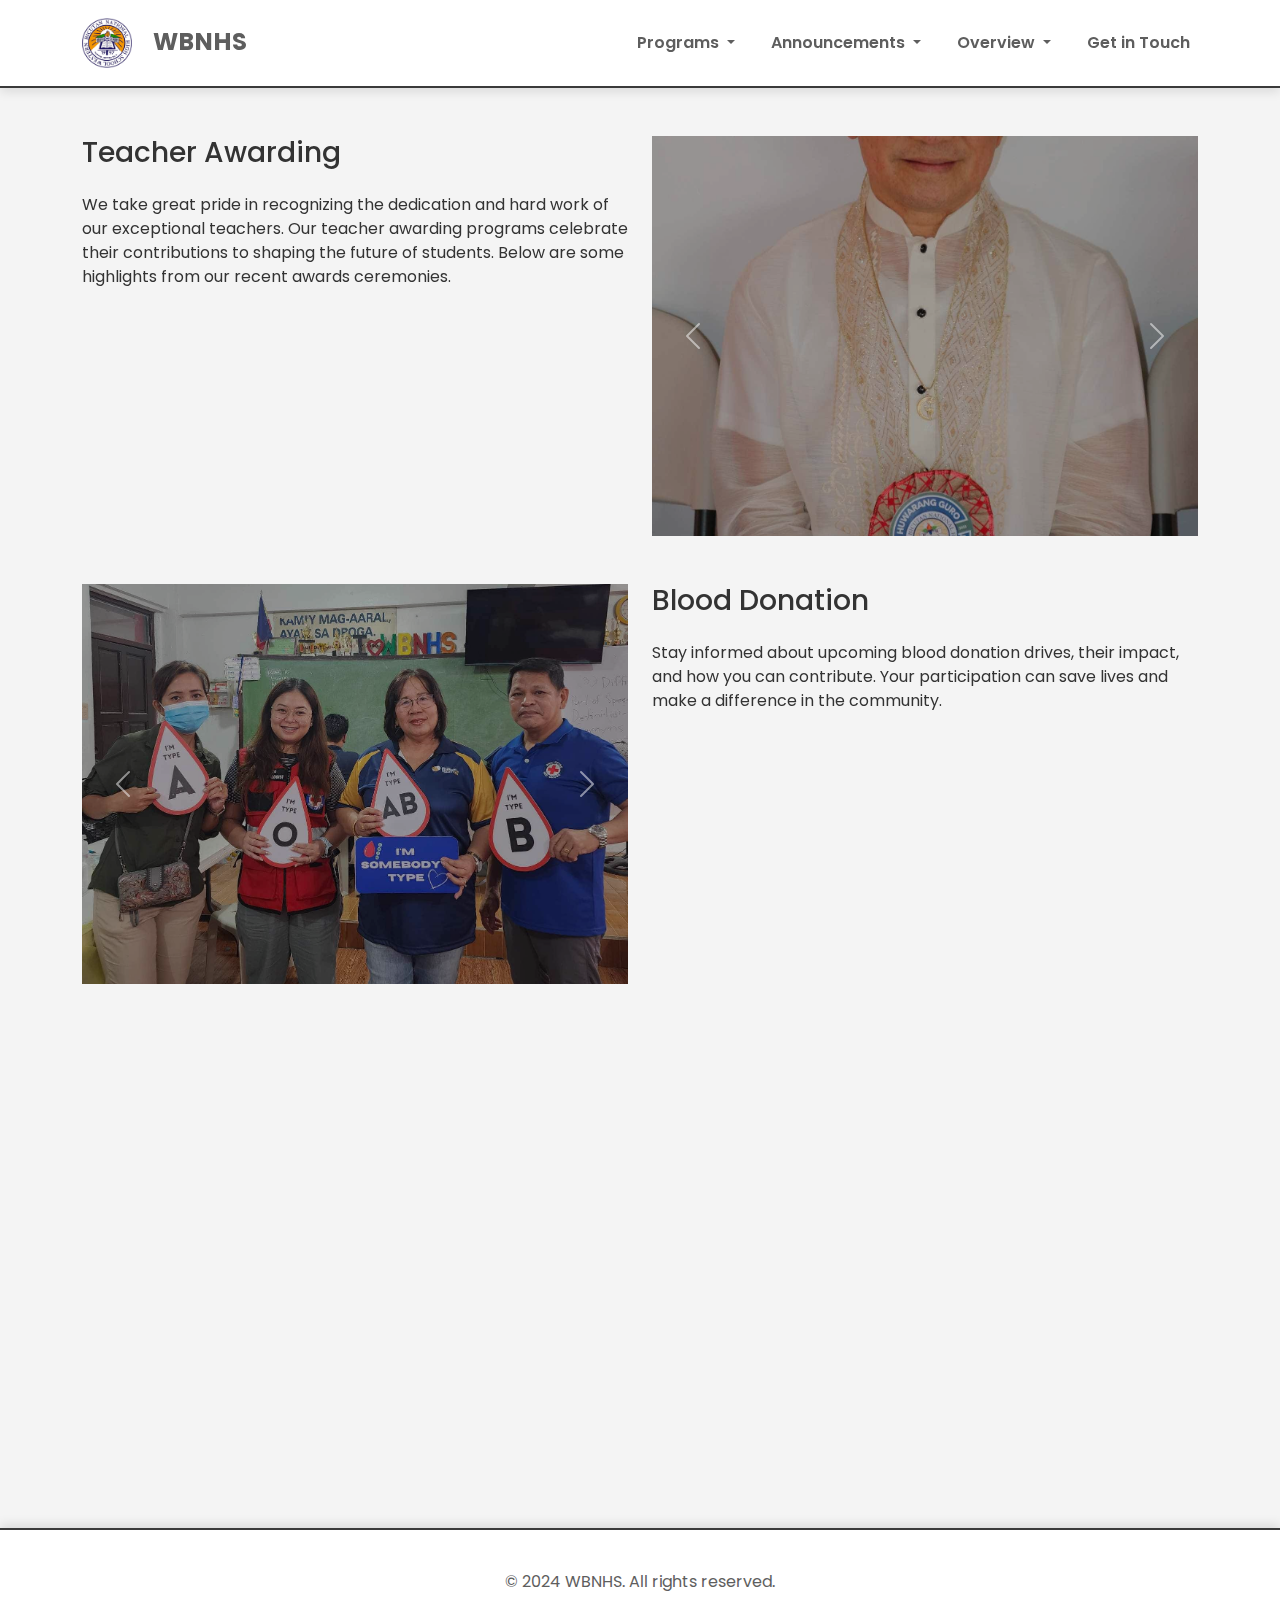
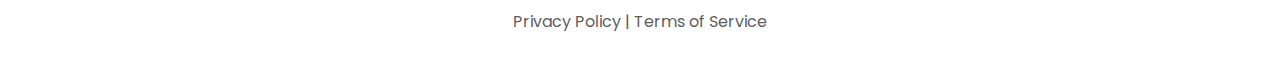
<file: occassion.html>
<!DOCTYPE html>
<html lang="en">
    <head>
        <meta charset="UTF-8">
        <meta name="viewport" content="width=device-width, initial-scale=1.0">
        <title>WBNHS Occasions</title>
        <link href="https://cdn.jsdelivr.net/npm/bootstrap@5.3.0-alpha3/dist/css/bootstrap.min.css" rel="stylesheet">
        <link href="https://fonts.googleapis.com/css2?family=Poppins:wght@300;400;600;700&display=swap" rel="stylesheet">
        <link href="https://cdn.jsdelivr.net/npm/bootstrap-icons/font/bootstrap-icons.css" rel="stylesheet">
        <link href="nav.css" rel="stylesheet">
        <link href="https://cdn.jsdelivr.net/npm/aos@2.3.4/dist/aos.css" rel="stylesheet">
        <style>
            .carousel-inner img {
                width: 100%;
                height: 400px; 
                object-fit: cover; 
                margin: 0 auto; 
            }
        </style>
    </head>
    <body>
        <nav class="navbar navbar-expand-lg">
            <div class="container">
                <a class="navbar-brand" href="index.html">
                    <img src="./images/wbnhs-logo.png" alt="WBNHS Logo">
                    WBNHS
                </a>
                <button class="navbar-toggler" type="button" data-bs-toggle="collapse" data-bs-target="#navbarNav">
                    <span class="navbar-toggler-icon"></span>
                </button>
                <div class="collapse navbar-collapse" id="navbarNav">
                    <ul class="navbar-nav ms-auto">
                        <li class="nav-item dropdown">
                            <a class="nav-link dropdown-toggle" href="#programs" id="go-to-program" role="button" data-bs-toggle="dropdown">
                                Programs
                            </a>
                            <ul class="dropdown-menu">
                                <li><a class="dropdown-item" href="organization.html">Clubs & Societies</a></li>
                                <li><a class="dropdown-item" href="occassion.html">Occasions</a></li>
                            </ul>
                        </li>
                        <li class="nav-item dropdown">
                            <a class="nav-link dropdown-toggle" href="#announcements" id="go-to-announcement" role="button" data-bs-toggle="dropdown">
                                Announcements
                            </a>
                            <ul class="dropdown-menu">
                                <li><a class="dropdown-item" href="featured.html">Highlights</a></li>
                            </ul>
                        </li>
                        <li class="nav-item dropdown">
                            <a class="nav-link dropdown-toggle" href="#overview" id="go-to-overview" role="button" data-bs-toggle="dropdown">
                                Overview
                            </a>
                            <ul class="dropdown-menu">
                                <li><a class="dropdown-item" href="history.html">History</a></li>
                                <li><a class="dropdown-item" href="goals.html">Goals & Values</a></li>
                            </ul>
                        </li>
                        <li class="nav-item">
                            <a class="nav-link" href="#get-in-touch" id="go-to-contact">Get in Touch</a>
                        </li>
                    </ul>
                </div>                
            </div>
        </nav>  

        <div class="container py-5">
            <div class="row mb-5" data-aos="fade-up">
                <div class="col-md-6">
                    <h3 class="mb-4">Teacher Awarding</h3>
                    <p>We take great pride in recognizing the dedication and hard work of our exceptional teachers. Our teacher awarding programs celebrate their contributions to shaping the future of students. Below are some highlights from our recent awards ceremonies.</p>
                </div>
                <div class="col-md-6">
                    <div id="carouselTeacherAwarding" class="carousel slide" data-bs-ride="carousel">
                        <div class="carousel-inner">
                            <div class="carousel-item active">
                                <img src="./images/teacher1.jpg" alt="Teacher Awarding 1">
                            </div>
                            <div class="carousel-item">
                                <img src="./images/teacher2.jpg" alt="Teacher Awarding 2">
                            </div>
                            <div class="carousel-item">
                                <img src="./images/teacher3.jpg" alt="Teacher Awarding 3">
                            </div>
                            <div class="carousel-item">
                                <img src="./images/teacher4.jpg" alt="Teacher Awarding 4">
                            </div>
                            <div class="carousel-item">
                                <img src="./images/teacher5.jpg" alt="Teacher Awarding 5">
                            </div>
                            <div class="carousel-item">
                                <img src="./images/teacher6.jpg" alt="Teacher Awarding 6">
                            </div>
                            <div class="carousel-item">
                                <img src="./images/teacher7.jpg" alt="Teacher Awarding 7">
                            </div>
                            <div class="carousel-item">
                                <img src="./images/teacher8.jpg" alt="Teacher Awarding 8">
                            </div>
                        </div>
                        <button class="carousel-control-prev" type="button" data-bs-target="#carouselTeacherAwarding" data-bs-slide="prev">
                            <span class="carousel-control-prev-icon" aria-hidden="true"></span>
                            <span class="visually-hidden">Previous</span>
                        </button>
                        <button class="carousel-control-next" type="button" data-bs-target="#carouselTeacherAwarding" data-bs-slide="next">
                            <span class="carousel-control-next-icon" aria-hidden="true"></span>
                            <span class="visually-hidden">Next</span>
                        </button>
                    </div>
                </div>
            </div>

            <div class="row mb-5" data-aos="fade-up">
                <div class="col-md-6 order-md-2">
                    <h3 class="mb-4">Blood Donation</h3>
                    <p>Stay informed about upcoming blood donation drives, their impact, and how you can contribute. Your participation can save lives and make a difference in the community.</p>
                </div>
                <div class="col-md-6 order-md-1">
                    <div id="carouselDonation" class="carousel slide" data-bs-ride="carousel">
                        <div class="carousel-inner">
                            <div class="carousel-item active">
                                <img src="./images/blood1.jpg" alt="Blood Donation Image 1">
                            </div>
                            <div class="carousel-item">
                                <img src="./images/blood2.jpg" alt="Blood Donation Image 2">
                            </div>
                            <div class="carousel-item">
                                <img src="./images/blood3.jpg" alt="Blood Donation Image 3">
                            </div>
                            <div class="carousel-item">
                                <img src="./images/blood4.jpg" alt="Blood Donation Image 4">
                            </div>
                            <div class="carousel-item">
                                <img src="./images/blood5.jpg" alt="Blood Donation Image 5">
                            </div>
                        </div>
                        <button class="carousel-control-prev" type="button" data-bs-target="#carouselDonation" data-bs-slide="prev">
                            <span class="carousel-control-prev-icon" aria-hidden="true"></span>
                            <span class="visually-hidden">Previous</span>
                        </button>
                        <button class="carousel-control-next" type="button" data-bs-target="#carouselDonation" data-bs-slide="next">
                            <span class="carousel-control-next-icon" aria-hidden="true"></span>
                            <span class="visually-hidden">Next</span>
                        </button>
                    </div>
                </div>
            </div>
            

            <div class="row mb-5" data-aos="fade-up">
                <div class="col-md-6">
                    <h3 class="mb-4">Parenting</h3>
                    <p>Our mission is to empower parents with the knowledge and skills needed to nurture and raise well-rounded, confident children. We offer insights and guidance to help you navigate the challenges of parenting in today's fast-paced world.</p>
                </div>
                <div class="col-md-6">
                    <div id="carouselParenting" class="carousel slide" data-bs-ride="carousel">
                        <div class="carousel-inner">
                            <div class="carousel-item active">
                                <img src="./images/parenting1.jpg" alt="Parenting Image 1">
                            </div>
                            <div class="carousel-item">
                                <img src="./images/parenting2.jpg" alt="Parenting Image 2">
                            </div>
                            <div class="carousel-item">
                                <img src="./images/parenting3.jpg" alt="Parenting Image 3">
                            </div>
                            <div class="carousel-item">
                                <img src="./images/parenting4.jpg" alt="Parenting Image 4">
                            </div>
                            <div class="carousel-item">
                                <img src="./images/parenting5.jpg" alt="Parenting Image 5">
                            </div>
                        </div>
                        <button class="carousel-control-prev" type="button" data-bs-target="#carouselParenting" data-bs-slide="prev">
                            <span class="carousel-control-prev-icon" aria-hidden="true"></span>
                            <span class="visually-hidden">Previous</span>
                        </button>
                        <button class="carousel-control-next" type="button" data-bs-target="#carouselParenting" data-bs-slide="next">
                            <span class="carousel-control-next-icon" aria-hidden="true"></span>
                            <span class="visually-hidden">Next</span>
                        </button>
                    </div>
                </div>
            </div>            
        </div>
        <div class="footer">
            <p>&copy; 2024 WBNHS. All rights reserved.</p>
            <a href="#">Privacy Policy</a> | <a href="#">Terms of Service</a>
        </div>
        <script src="nav.js"></script>

        <script src="https://cdn.jsdelivr.net/npm/bootstrap@5.3.0-alpha3/dist/js/bootstrap.bundle.min.js"></script>
        <script src="https://cdn.jsdelivr.net/npm/aos@2.3.4/dist/aos.js"></script>
        <script>
            AOS.init({
                duration: 1000,
                easing: 'ease-in-out',
                once: true,
            });
        </script>
    </body>
</html>
</file>
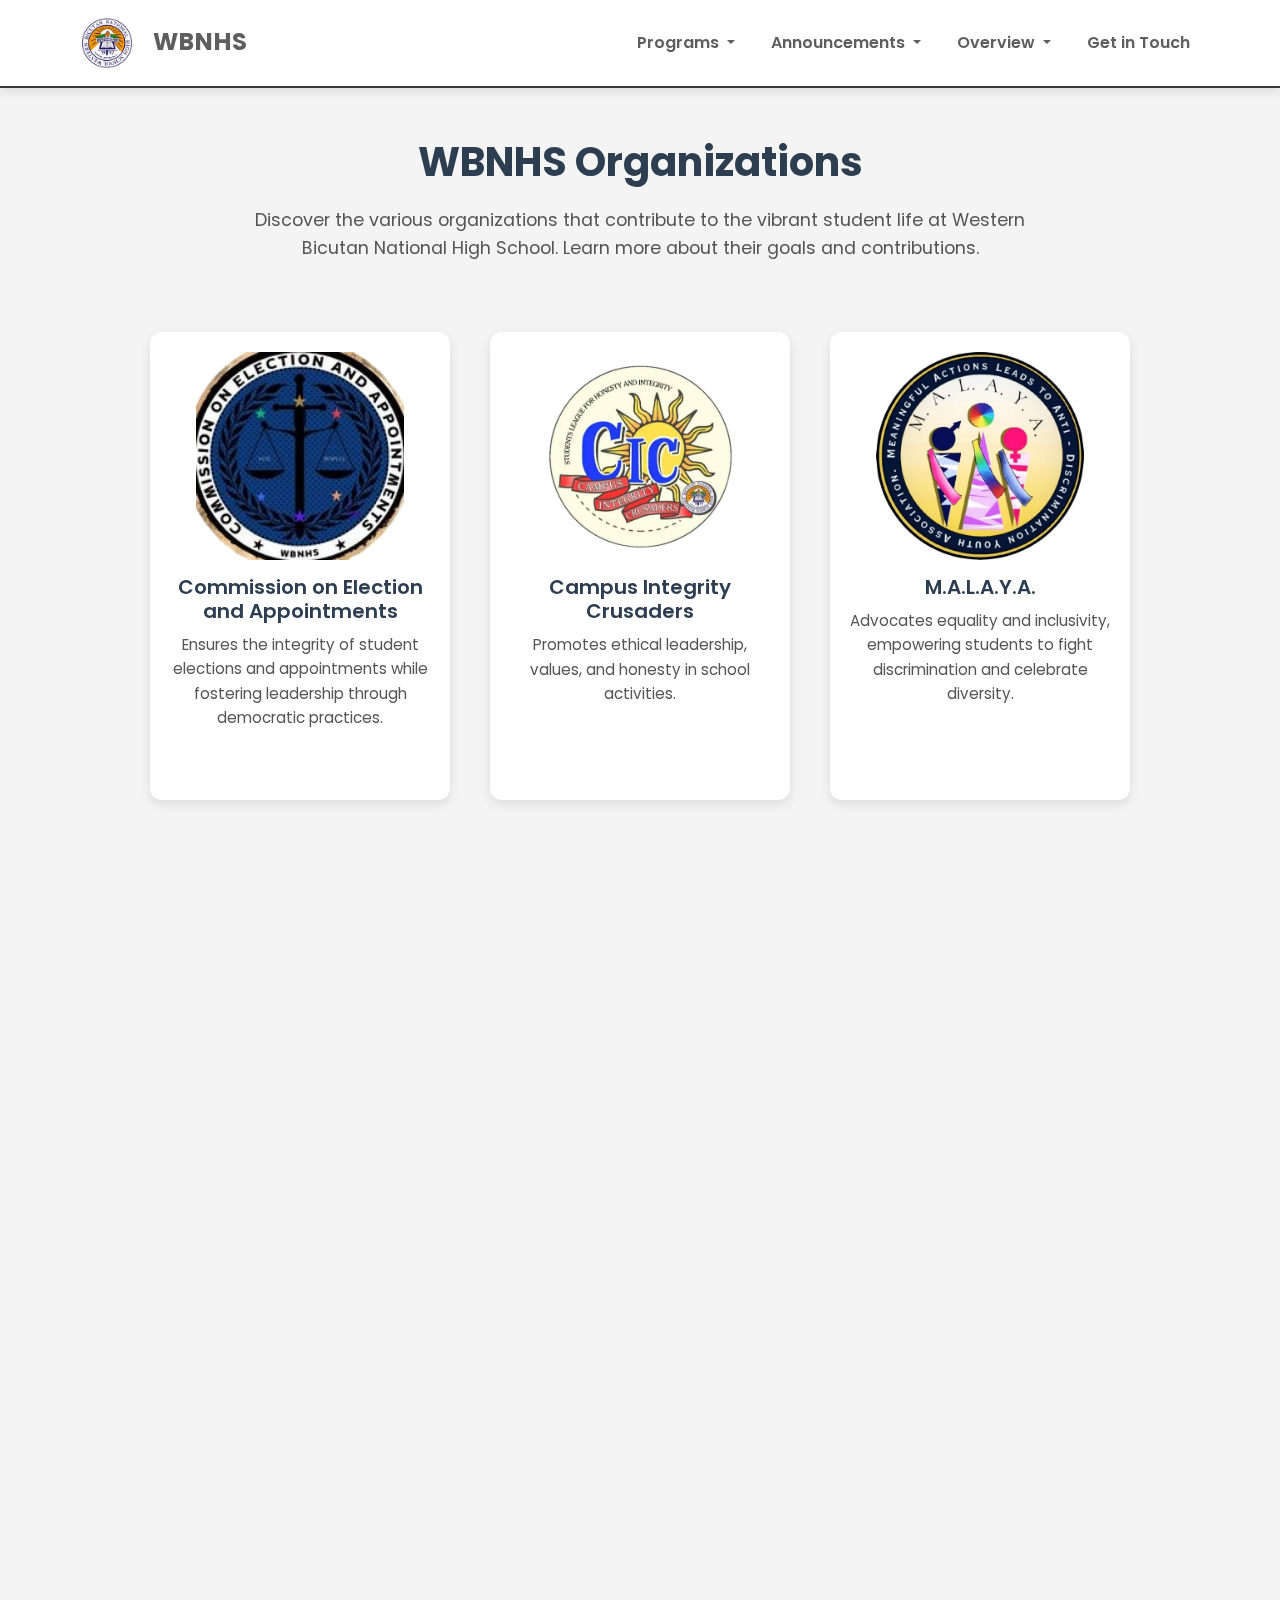
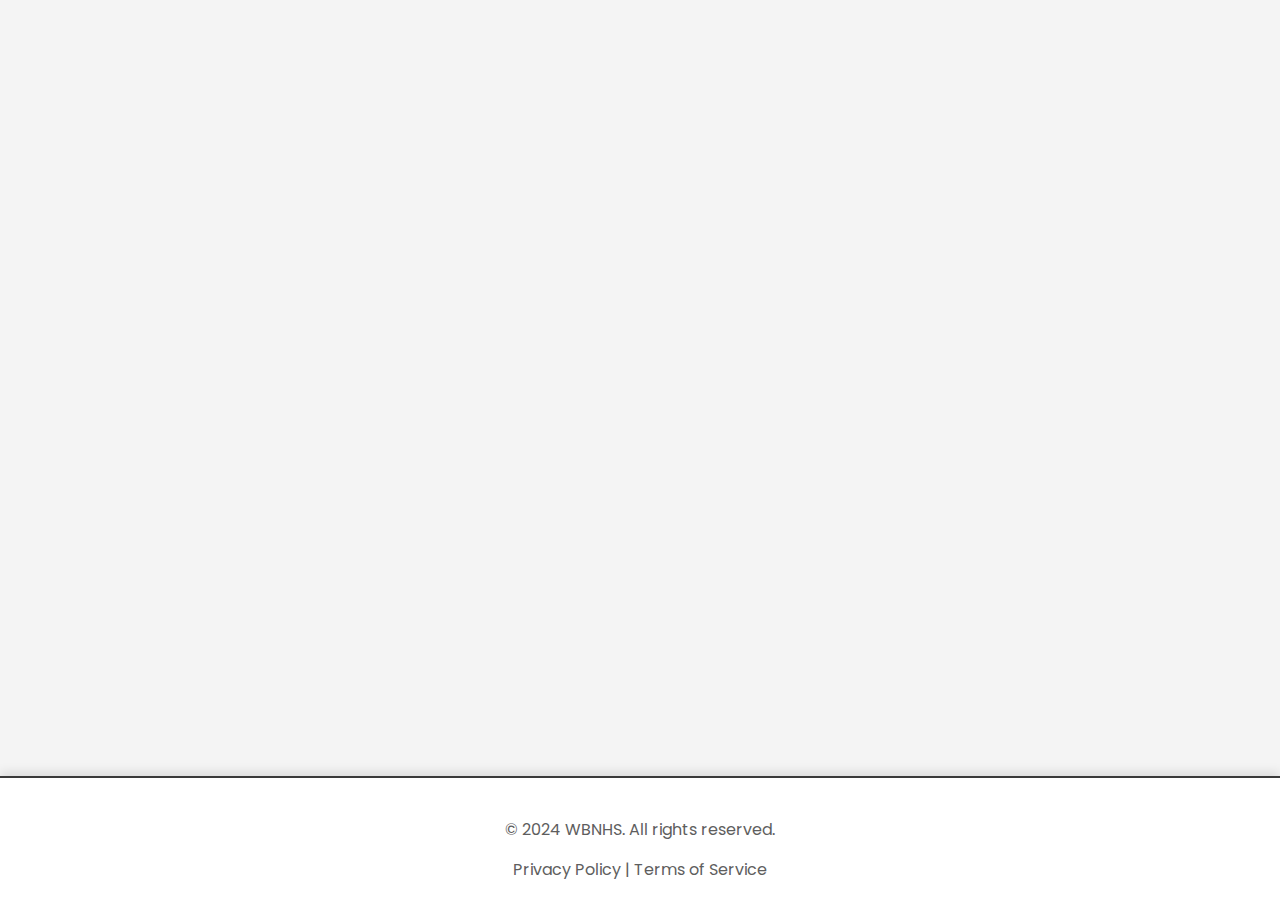
<file: organization.html>
<!DOCTYPE html>
<html lang="en">
    <head>
        <meta charset="UTF-8">
        <meta name="viewport" content="width=device-width, initial-scale=1.0">
        <title>WBNHS Organizations</title>
        <link href="https://cdn.jsdelivr.net/npm/bootstrap@5.3.0-alpha3/dist/css/bootstrap.min.css" rel="stylesheet">
        <link href="https://fonts.googleapis.com/css2?family=Poppins:wght@300;400;600;700&display=swap" rel="stylesheet">
        <link href="https://cdn.jsdelivr.net/npm/aos@2.3.4/dist/aos.css" rel="stylesheet">
        <link href="nav.css" rel="stylesheet">
    </head>
    <body>
        <nav class="navbar navbar-expand-lg">
            <div class="container">
                <a class="navbar-brand" href="index.html">
                    <img src="./images/wbnhs-logo.png" alt="WBNHS Logo">
                    WBNHS
                </a>
                <button class="navbar-toggler" type="button" data-bs-toggle="collapse" data-bs-target="#navbarNav">
                    <span class="navbar-toggler-icon"></span>
                </button>
                <div class="collapse navbar-collapse" id="navbarNav">
                    <ul class="navbar-nav ms-auto">
                        <li class="nav-item dropdown">
                            <a class="nav-link dropdown-toggle" href="#programs" id="go-to-program" role="button" data-bs-toggle="dropdown">
                                Programs
                            </a>
                            <ul class="dropdown-menu">
                                <li><a class="dropdown-item" href="organization.html">Clubs & Societies</a></li>
                                <li><a class="dropdown-item" href="occassion.html">Occasions</a></li>
                            </ul>
                        </li>
                        <li class="nav-item dropdown">
                            <a class="nav-link dropdown-toggle" href="#announcements" id="go-to-announcement" role="button" data-bs-toggle="dropdown">
                                Announcements
                            </a>
                            <ul class="dropdown-menu">
                                <li><a class="dropdown-item" href="featured.html">Highlights</a></li>
                            </ul>
                        </li>
                        <li class="nav-item dropdown">
                            <a class="nav-link dropdown-toggle" href="#overview" id="go-to-overview" role="button" data-bs-toggle="dropdown">
                                Overview
                            </a>
                            <ul class="dropdown-menu">
                                <li><a class="dropdown-item" href="history.html">History</a></li>
                                <li><a class="dropdown-item" href="goals.html">Goals & Values</a></li>
                            </ul>
                        </li>
                        <li class="nav-item">
                            <a class="nav-link" href="#get-in-touch" id="go-to-contact">Get in Touch</a>
                        </li>
                    </ul>
                </div>                
            </div>
        </nav>  

        <!-- Organizations Section -->
        <div class="organization-section">
            <h1 data-aos="fade-down">WBNHS Organizations</h1>
            <p data-aos="fade-up">
                Discover the various organizations that contribute to the vibrant student life at Western Bicutan National High School. Learn more about their goals and contributions.
            </p>
            <div class="organizations-container">
                <!-- Organization Cards -->
                <!-- Organization 1 -->
                <div class="organization-card" data-aos="fade-up">
                    <img src="./images/org1.png" alt="Commission on Election and Appointments">
                    <h3>Commission on Election and Appointments</h3>
                    <p>Ensures the integrity of student elections and appointments while fostering leadership through democratic practices.</p>
                </div>
                <!-- Organization 2 -->
                <div class="organization-card" data-aos="fade-up">
                    <img src="./images/org2.png" alt="Campus Integrity Crusaders">
                    <h3>Campus Integrity Crusaders</h3>
                    <p>Promotes ethical leadership, values, and honesty in school activities.</p>
                </div>
                <!-- Organization 3 -->
                <div class="organization-card" data-aos="fade-up">
                    <img src="./images/org3.png" alt="M.A.L.A.Y.A.">
                    <h3>M.A.L.A.Y.A.</h3>
                    <p>Advocates equality and inclusivity, empowering students to fight discrimination and celebrate diversity.</p>
                </div>
                <!-- Organization 4 -->
                <div class="organization-card" data-aos="fade-up">
                    <img src="./images/org4.png" alt="Marian Youth Movement">
                    <h3>Marian Youth Movement</h3>
                    <p>Fosters spirituality among students with a focus on devotion to Mary and Christian values.</p>
                </div>
                <!-- Organization 5 -->
                <div class="organization-card" data-aos="fade-up">
                    <img src="./images/org5.png" alt="Batang Emergency Response Team">
                    <h3>Batang Emergency Response Team</h3>
                    <p>Trains students in disaster preparedness and emergency response, promoting safety in school and community.</p>
                </div>
                <!-- Organization 6 -->
                <div class="organization-card" data-aos="fade-up">
                    <img src="./images/org6.png" alt="Society of English Enthusiasts">
                    <h3>Society of English Enthusiasts</h3>
                    <p>Enhances English proficiency through public speaking, writing, and literature appreciation activities.</p>
                </div>
                <!-- Organization 7 -->
                <div class="organization-card" data-aos="fade-up">
                    <img src="./images/org7.png" alt="Citizenship Advancement Training">
                    <h3>Citizenship Advancement Training</h3>
                    <p>Develops leadership and civic responsibility, encouraging community service and national development initiatives.</p>
                </div>
                <!-- Organization 8 -->
                <div class="organization-card" data-aos="fade-up">
                    <img src="./images/org8.png" alt="Math Enthusiasts">
                    <h3>Math Enthusiasts</h3>
                    <p>Promotes problem-solving and critical thinking through fun and challenging mathematical activities.</p>
                </div>
                <!-- Organization 9 -->
                <div class="organization-card" data-aos="fade-up">
                    <img src="./images/org9.png" alt="Campus Wellness Program">
                    <h3>Campus Wellness Program</h3>
                    <p>Focuses on promoting health and wellness, emphasizing physical fitness, nutrition, and mental well-being.</p>
                </div>
                <!-- Organization 10 -->
                <div class="organization-card" data-aos="fade-up">
                    <img src="./images/org10.png" alt="Siyen-Saya">
                    <h3>Siyen-Saya</h3>
                    <p>Nurtures scientific curiosity and innovation through experiments, research, and interactive learning.</p>
                </div>
                <!-- Organization 11 -->
                <div class="organization-card" data-aos="fade-up">
                    <img src="./images/org11.png" alt="Scouting">
                    <h3>Scouting</h3>
                    <p>Instills discipline, survival skills, and camaraderie through outdoor adventures and leadership training.</p>
                </div>
            </div>
        </div>

        <!-- Footer -->
        <div class="footer">
            <p>&copy; 2024 WBNHS. All rights reserved.</p>
            <a href="#">Privacy Policy</a> | <a href="#">Terms of Service</a>
        </div>

        <!-- JavaScript -->
        <script src="nav.js"></script>
        <script src="https://cdn.jsdelivr.net/npm/bootstrap@5.3.0-alpha3/dist/js/bootstrap.bundle.min.js"></script>
        <script src="https://cdn.jsdelivr.net/npm/aos@2.3.4/dist/aos.js"></script>
        <script>
            AOS.init({
                duration: 1000,
                easing: 'ease-in-out',
                once: true,
            });
        </script>
    </body>
</html>
</file>
<file: nav.css>
:root {
  --primary-color: #f4f4f4;
  --secondary-color: #5e5e5e;
  --accent-color: #3a3a3a;
  --hover-color: #009688;
  --white-color: #fff;
  --text-color: #333;
  --highlight-color: #009688;
}

body {
  font-family: 'Poppins', sans-serif;
  background-color: var(--primary-color);
  color: var(--text-color);
  margin: 0;
  padding: 0;
  scroll-behavior: smooth;
}
.navbar {
  background-color: var(--white-color);
  position: sticky;
  top: 0;
  z-index: 1000;
  box-shadow: 0 4px 10px rgba(0, 0, 0, 0.1);
  border-bottom: 2px solid var(--accent-color);
  padding: 0.8rem 1.5rem; /* Increased padding for a taller navbar */
}

.navbar-brand {
  font-weight: 700;
  font-family: "Poppins", sans-serif;
  color: var(--secondary-color);
  letter-spacing: 1px;
  transition: color 0.3s ease;
  font-size: 1.5rem; /* Increased font size */
  margin-right: 20px; /* Added margin between logo and text */
}

.navbar-brand img {
  height: 50px; /* Increased logo size */
  width: auto;
  margin-right: 15px; /* Adjusted spacing between logo and brand name */
}

.navbar-toggler {
  border: none;
  padding: 0.4rem 0.7rem; /* Slightly larger toggler button for better usability */
}

.navbar-nav .nav-link {
  font-weight: 600; /* Made text bolder */
  color: var(--secondary-color);
  margin-left: 20px; /* Increased spacing between menu items */
  transition: color 0.3s ease;
  font-size: 1rem; /* Increased font size */
  padding: 0.6rem 0.8rem; /* Adjusted padding for better spacing */
}

.navbar-nav .nav-link:hover {
  color: var(--highlight-color);
}


.carousel-inner img {
  height: 80vh;
  object-fit: cover;
  filter: brightness(0.7);
}

.carousel-caption {
  background: rgba(0, 0, 0, 0.5);
  padding: 30px;
  border-radius: 10px;
  position: absolute;
  bottom: 20%;
  left: 50%;
  transform: translateX(-50%);
  text-align: center;
  max-width: 90%;
}

.carousel-caption h1 {
  font-size: 3rem;
  font-weight: 700;
  color: var(--white-color);
  margin-bottom: 10px;
}

.carousel-caption p {
  font-size: 1.25rem;
  color: var(--white-color);
}

.footer {
  background-color: var(--white-color);
  padding: 40px 20px;
  color: var(--secondary-color);
  text-align: center;
  font-size: 1rem;
  border-top: 2px solid var(--accent-color);
  box-shadow: 0 -4px 10px rgba(0, 0, 0, 0.1);
}

.footer a {
  color: var(--secondary-color);
  text-decoration: none;
  transition: color 0.3s ease;
}

.footer a:hover {
  color: var(--highlight-color);
}

@media (max-width: 768px) {
  .carousel-caption h1 {
    font-size: 2rem;
  }
  .carousel-caption p {
    font-size: 1rem;
  }
}
/* Overview Section */
.overview {
  background-color: #f8f9fa;  /* Light background for a clean, professional look */
  padding: 60px 20px;
  border-top: 4px solid #2c3e50;
}

.overview-content {
  max-width: 1100px;
  margin: 0 auto;
  display: flex;
  justify-content: center;
  align-items: center;
  gap: 40px;
  flex-direction: column;  /* Stack content vertically on mobile */
}

.overview-text {
  text-align: center;
  color: #333;
  max-width: 800px;  /* Limit text width for readability */
}

.overview-text h2 {
  font-size: 2.4rem;
  font-weight: 700;
  margin-bottom: 20px;
  color: #2c3e50;
  text-transform: uppercase;
  letter-spacing: 1px;
  display: flex;
  justify-content: center;
  align-items: center;
  gap: 10px;
}

.overview-text p {
  font-size: 1.15rem;
  line-height: 1.8;
  color: #555;
  margin-bottom: 20px;
  font-weight: 300;
}

.overview-text .btn-learn-more {
  padding: 12px 30px;
  background-color: #3498db;
  color: #fff;
  font-size: 1rem;
  border-radius: 30px;
  text-decoration: none;
  font-weight: 600;
  display: inline-flex;
  justify-content: center;
  align-items: center;
  gap: 8px;
  transition: background-color 0.3s ease, transform 0.3s ease;
}

.overview-text .btn-learn-more:hover {
  background-color: #2980b9;
  transform: translateY(-3px);
}

@media (max-width: 768px) {
  .overview-content {
      flex-direction: column;
      padding: 40px 20px;  /* Reduce padding for smaller screens */
  }

  .overview-text h2 {
      font-size: 2rem;
  }

  .overview-text p {
      font-size: 1rem;
  }

  .overview-text .btn-learn-more {
      font-size: 0.95rem;
  }
}




/* Program Section */
.program {
  background-color: #f8f9fa; /* Light background for a clean look */
  padding: 60px 20px;
  text-align: center;
  border-top: 4px solid #2c3e50;
}

.program-content {
  max-width: 1200px;
  margin: 0 auto;
}

.program-content h2 {
  font-size: 2.4rem;
  font-weight: 700;
  margin-bottom: 20px;
  color: #2c3e50;
  text-transform: uppercase;
  letter-spacing: 1px;
  display: flex;
  justify-content: center;
  align-items: center;
  gap: 10px;
}

.program-content p {
  font-size: 1.15rem;
  line-height: 1.8;
  color: #555;
  margin-bottom: 40px;
}

.strand-list {
  display: grid;
  grid-template-columns: repeat(auto-fit, minmax(250px, 1fr));
  gap: 30px;
}

.strand {
  background-color: #fff;
  padding: 20px;
  border-radius: 12px;
  box-shadow: 0 4px 10px rgba(0, 0, 0, 0.1);
  text-align: center;
  transition: transform 0.3s ease, box-shadow 0.3s ease;
}

.strand:hover {
  transform: translateY(-5px);
  box-shadow: 0 8px 20px rgba(0, 0, 0, 0.2);
}

.strand i {
  font-size: 2.5rem;
  color: #3498db;
  margin-bottom: 10px;
  transition: color 0.3s ease;
}

.strand:hover i {
  color: #2980b9;
}

.strand h3 {
  font-size: 1.5rem;
  font-weight: 600;
  color: #333;
  margin-bottom: 10px;
}

.strand p {
  font-size: 1rem;
  color: #555;
  line-height: 1.6;
}

.strand i {
  font-size: 2.5rem;
}

/* Responsive Design */
@media (max-width: 768px) {
  .program-content h2 {
      font-size: 2rem;
  }

  .strand i {
      font-size: 2rem;
  }

  .strand h3 {
      font-size: 1.2rem;
  }

  .strand p {
      font-size: 0.95rem;
  }
}
.organization-section {
  text-align: center;
  padding: 50px 20px;
}

.organization-section h1 {
  font-size: 2.5rem;
  font-weight: 700;
  margin-bottom: 20px;
  color: #2c3e50;
}

.organization-section p {
  font-size: 1.1rem;
  color: #555;
  max-width: 800px;
  margin: 0 auto 50px auto;
  line-height: 1.6;
}

.organization-card {
  background: #fff;
  border-radius: 12px;
  box-shadow: 0 4px 12px rgba(0, 0, 0, 0.1);
  transition: transform 0.3s ease, box-shadow 0.3s ease;
  padding: 20px;
  margin: 20px;
  text-align: center;
  flex: 1 1 300px;
  max-width: 300px;
}

.organization-card:hover {
  transform: translateY(-5px);
  box-shadow: 0 6px 20px rgba(0, 0, 0, 0.2);
}

.organization-card img {
  width: 80%;
  height: auto;
  margin-bottom: 15px;
  border-radius: 8px;
  object-fit: cover;
}

.organization-card h3 {
  font-size: 1.25rem;
  font-weight: 600;
  color: #2c3e50;
  margin-bottom: 10px;
}

.organization-card p {
  font-size: 0.95rem;
  color: #555;
  line-height: 1.6;
}

.organizations-container {
  display: flex;
  flex-wrap: wrap;
  justify-content: center;
}

@media (max-width: 576px) {
  .organization-card {
      margin: 10px;
      max-width: 100%;
  }

  .organization-section h1 {
      font-size: 2rem;
  }

  .organization-section p {
      font-size: 1rem;
  }
}

/* Contact Section Styling */
.contact {
  background-color: #ffffff; /* Clean white background */
  border: 1px solid #ececec; /* Subtle border for structure */
  border-radius: 10px; /* Smooth corners for elegance */
  padding: 50px 30px; /* Generous padding for better spacing */
  margin: 30px 0; /* Spacing above and below the section */
  box-shadow: 0 8px 20px rgba(0, 0, 0, 0.05); /* Light shadow for depth */
}

/* Section Heading Styling */
.contact h2 {
  font-size: 2.2rem;
  font-weight: 700;
  color: #343a40; /* Neutral dark gray for text */
  margin-bottom: 20px;
}

.contact p {
  font-size: 1rem;
  color: #6c757d; /* Subtle gray for text */
  line-height: 1.8;
  margin-bottom: 30px;
}

/* Card Styling */
.contact .card {
  background-color: #f9f9f9; /* Neutral light gray for contrast */
  border: none; /* No border for a clean look */
  border-radius: 8px; /* Smooth corners for cards */
  box-shadow: 0 4px 12px rgba(0, 0, 0, 0.05); /* Subtle shadow */
  padding: 25px; /* Padding inside the card */
  transition: transform 0.3s ease, box-shadow 0.3s ease;
}

.contact .card:hover {
  transform: translateY(-3px); /* Slight hover effect */
  box-shadow: 0 6px 18px rgba(0, 0, 0, 0.1); /* Enhanced shadow on hover */
}

/* Card Heading and Text */
.contact .card h5 {
  font-size: 1.25rem;
  font-weight: 600;
  color: #495057; /* Neutral gray for headings */
  margin-bottom: 15px;
  display: flex;
  align-items: center; /* Align icon with text */
}

.contact .card p {
  font-size: 1rem;
  color: #6c757d; /* Subtle gray for card text */
  margin-bottom: 10px;
}

/* Map Styling */
.map-container {
  border: 1px solid #ececec; /* Border around the map */
  border-radius: 8px; /* Rounded corners */
  overflow: hidden; /* Prevents content overflow */
  box-shadow: 0 4px 10px rgba(0, 0, 0, 0.05); /* Subtle shadow for the map */
}

/* Responsiveness */
@media (max-width: 768px) {
  .contact .card h5 {
      font-size: 1.1rem; /* Slightly smaller heading font */
  }
  .contact .card p {
      font-size: 0.95rem; /* Adjust text size for smaller screens */
  }
  .contact h2 {
      font-size: 1.8rem; /* Adjust heading size for smaller screens */
  }
}
.highlight-section {
  padding: 80px 0;
  background-color: #f8f9fa;
}

.highlight-title {
  font-size: 2rem;
  font-weight: 600;
  color: #343a40;
  margin-bottom: 30px;
}

.highlight-card {
  border-radius: 12px;
  box-shadow: 0 6px 15px rgba(0, 0, 0, 0.1);
  overflow: hidden;
  transition: all 0.3s ease;
}

.highlight-card:hover {
  transform: translateY(-10px);
  box-shadow: 0 15px 25px rgba(0, 0, 0, 0.2);
}

.highlight-image {
  width: 100%;
  height: 200px;
  object-fit: cover;
  transition: transform 0.3s ease;
}

.highlight-card:hover .highlight-image {
  transform: scale(1.05);
}

.highlight-description {
  font-size: 1rem;
  color: #555;
  line-height: 1.6;
}

.section-title {
  font-size: 1.75rem;
  font-weight: 600;
  color: #007bff;
  margin-bottom: 20px;
}

.about-us-section {
  padding: 80px 0;
  background-color: #ffffff;
}

/* Mobile responsiveness */
@media (max-width: 768px) {
  .highlight-title {
      font-size: 1.5rem;
  }

  .highlight-description {
      font-size: 0.9rem;
  }
}
/* Section Styling */
section {
  padding: 60px 0; /* Spacious padding for each section */
  margin-bottom: 40px;
  border-radius: 8px;
  background-color: #fff;
  box-shadow: 0 8px 20px rgba(0, 0, 0, 0.1); /* Soft shadow to add depth */
}

/* Mission and Vision Section */
.mission-vision {
  background-color: #ffffff;
  border-radius: 10px;
}

.mission-vision h2 {
  font-size: 36px;
  color: #003366;
  font-weight: 600;
  margin-bottom: 30px;
  text-align: center;
}

.mission-vision h3 {
  font-size: 28px;
  color: #0056b3;
  font-weight: 600;
}

.mission-vision p {
  font-size: 16px;
  color: #555;
  line-height: 1.8;
}

/* Core Values Section */
.core-values {
  background-color: #e3f2fd;
  border-radius: 10px;
}

.core-values .bi {
  font-size: 70px;
  margin-bottom: 20px;
  transition: transform 0.3s ease, color 0.3s ease;
}

.core-values .bi-excellence {
  color: #4caf50;
}

.core-values .bi-integrity {
  color: #ff9800;
}

.core-values .bi-innovation {
  color: #2196f3;
}

.core-values .bi:hover {
  transform: scale(1.3); /* Slightly bigger on hover for emphasis */
  color: #333; /* Darker color on hover */
}

.core-values h4 {
  font-size: 22px;
  color: #333;
  font-weight: 600;
  margin-top: 15px;
}

.core-values p {
  font-size: 16px;
  color: #555;
  line-height: 1.7;
}

/* School Facilities Section */
.school-facilities .card {
  border: none;
  border-radius: 12px; /* Rounded corners for cards */
  overflow: hidden;
  box-shadow: 0 8px 15px rgba(0, 0, 0, 0.1); /* Subtle shadow on cards */
  transition: transform 0.3s ease, box-shadow 0.3s ease;
}

.school-facilities .card:hover {
  transform: translateY(-10px); /* Slight upward hover effect */
  box-shadow: 0 15px 30px rgba(0, 0, 0, 0.2); /* Stronger shadow on hover */
}

.school-facilities .card-img-top {
  width: 100%;
  height: 250px;
  object-fit: cover;
  border-bottom: 2px solid #003366; /* A subtle border under the image */
}

.school-facilities .card-title {
  font-size: 20px;
  color: #003366;
  font-weight: 700;
}

.school-facilities .card-text {
  font-size: 16px;
  color: #666;
  margin-top: 10px;
}

@media (max-width: 768px) {
  .core-values .col-md-4, .school-facilities .col-md-4 {
      margin-bottom: 30px;
  }

  .mission-vision, .core-values, .school-facilities {
      padding: 40px 20px; /* Slightly less padding on mobile */
  }
}
/* Announcement Section Styles */
.announcement {
  background-color: #343a40; /* Dark Gray Background */
  color: #f8f9fa; /* White text */
  border-radius: 10px; /* Rounded corners */
  padding: 30px 0;
}

.announcement .announcement-icon {
  font-size: 80px; /* Larger megaphone icon */
  color: #f1c40f; /* Yellow color for the icon */
}

.announcement h2 {
  font-size: 2.5rem;
  font-weight: bold;
  color: #fff;
}

.announcement-text {
  font-size: 1.2rem;
  line-height: 1.6;
  color: #d1d1d1;
}

.announcement-button {
  font-size: 1.1rem;
  padding: 12px 25px;
  background-color: #f39c12; /* Bright yellow button */
  color: white;
  border-radius: 5px;
  text-decoration: none;
}

.announcement-button:hover {
  background-color: #e67e22; /* Darker yellow on hover */
  transition: background-color 0.3s ease;
}
</file>
